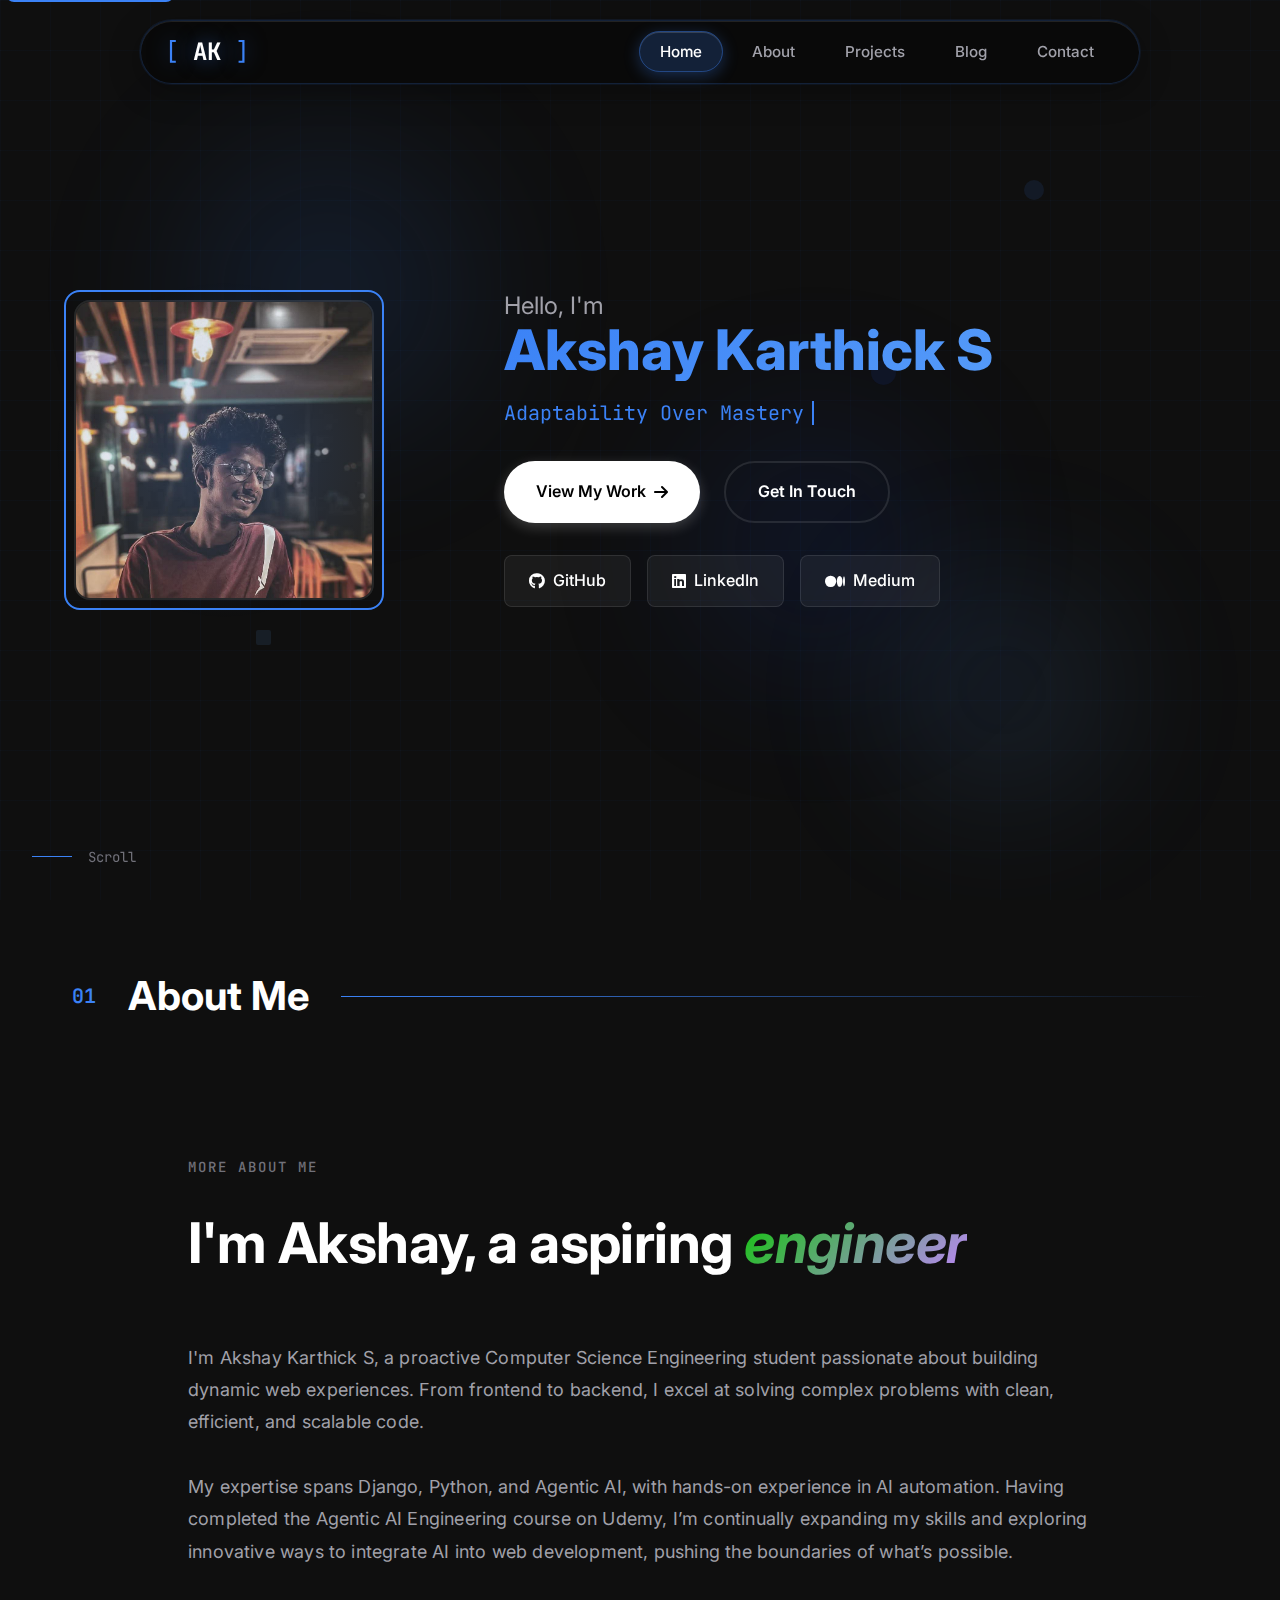
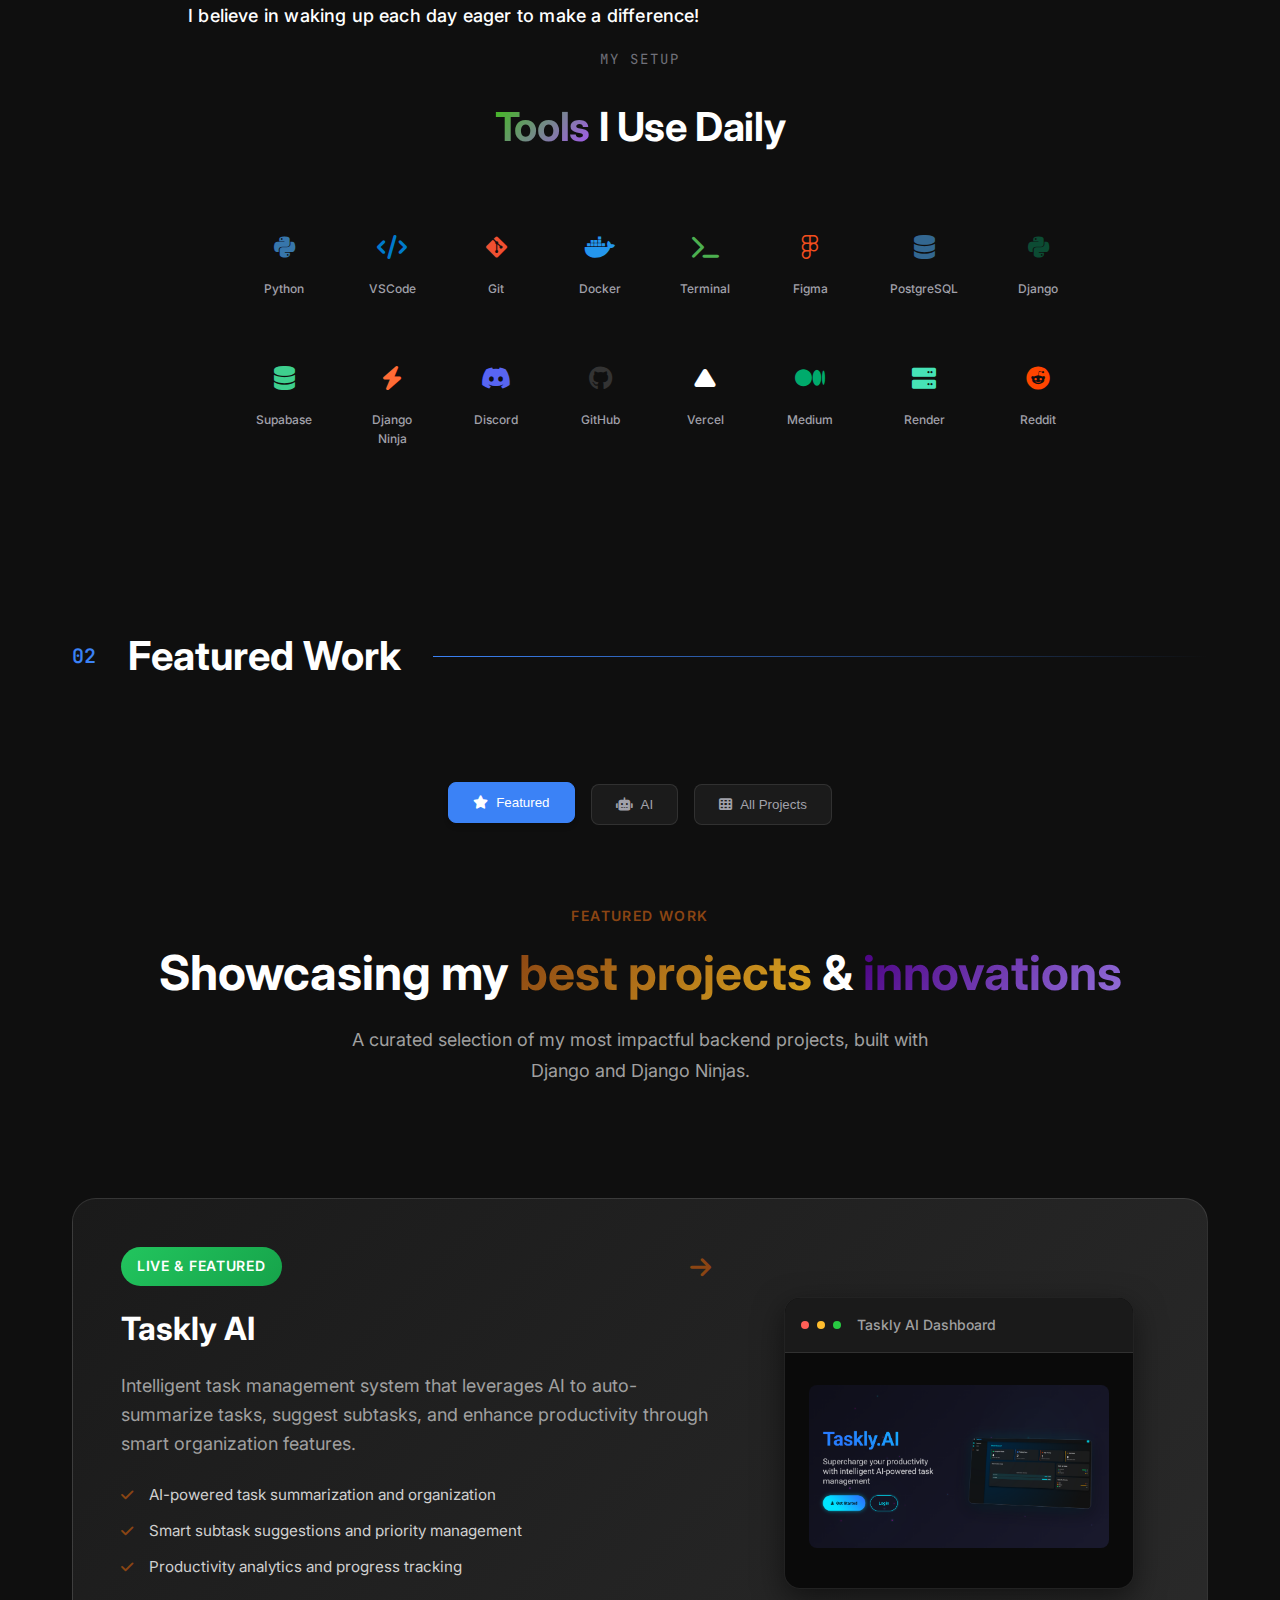
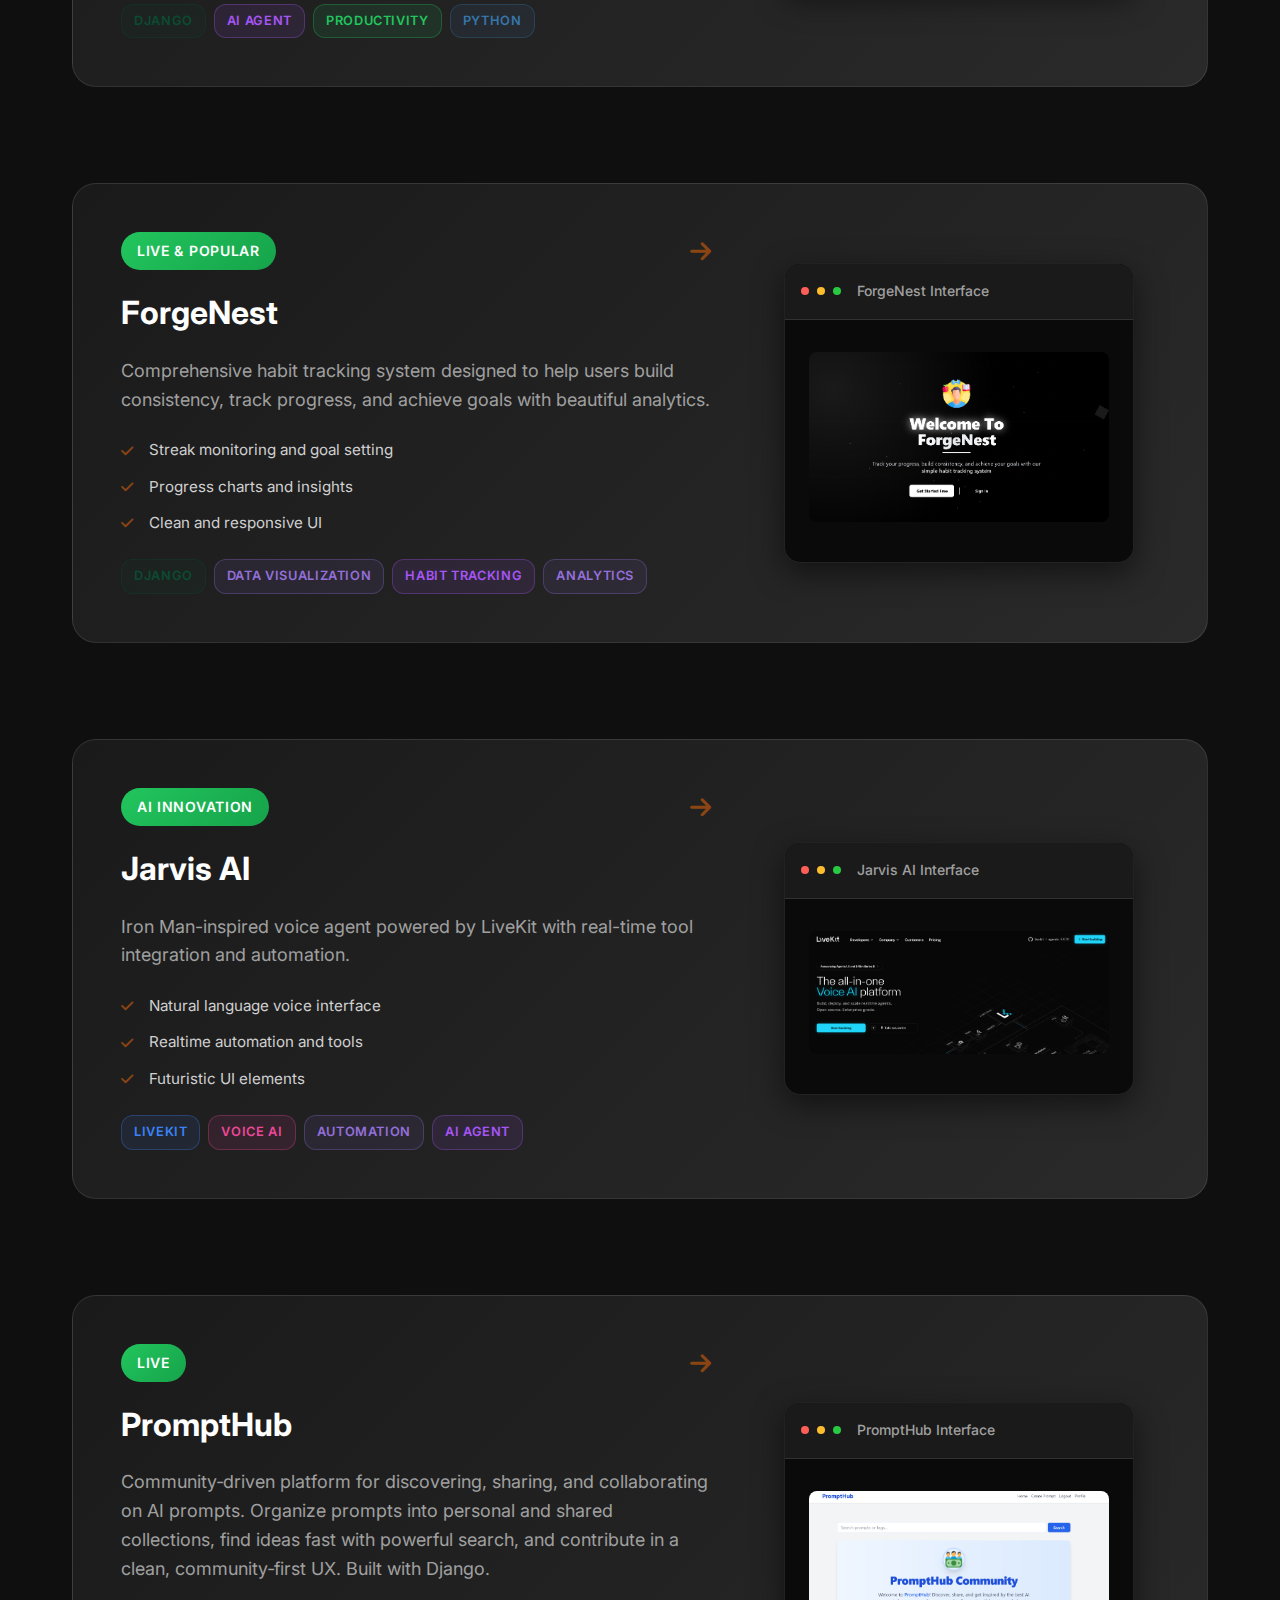
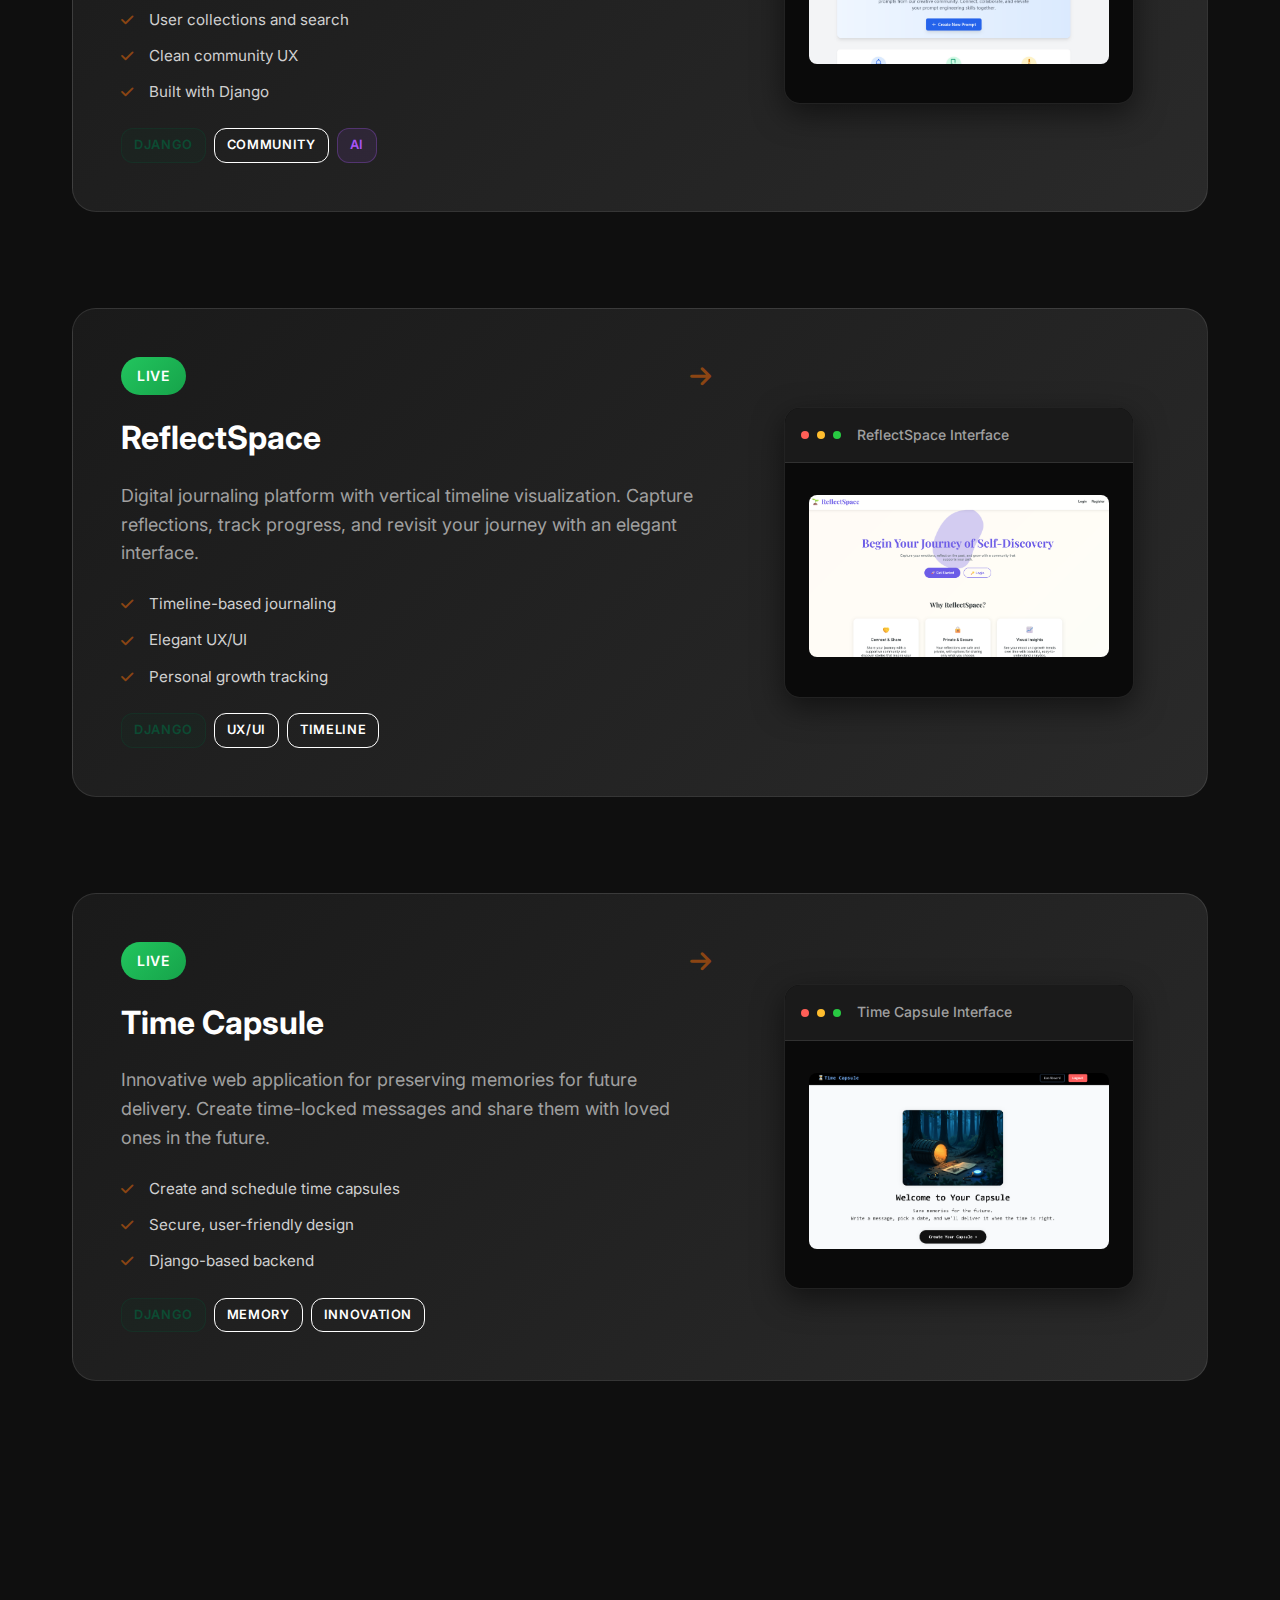
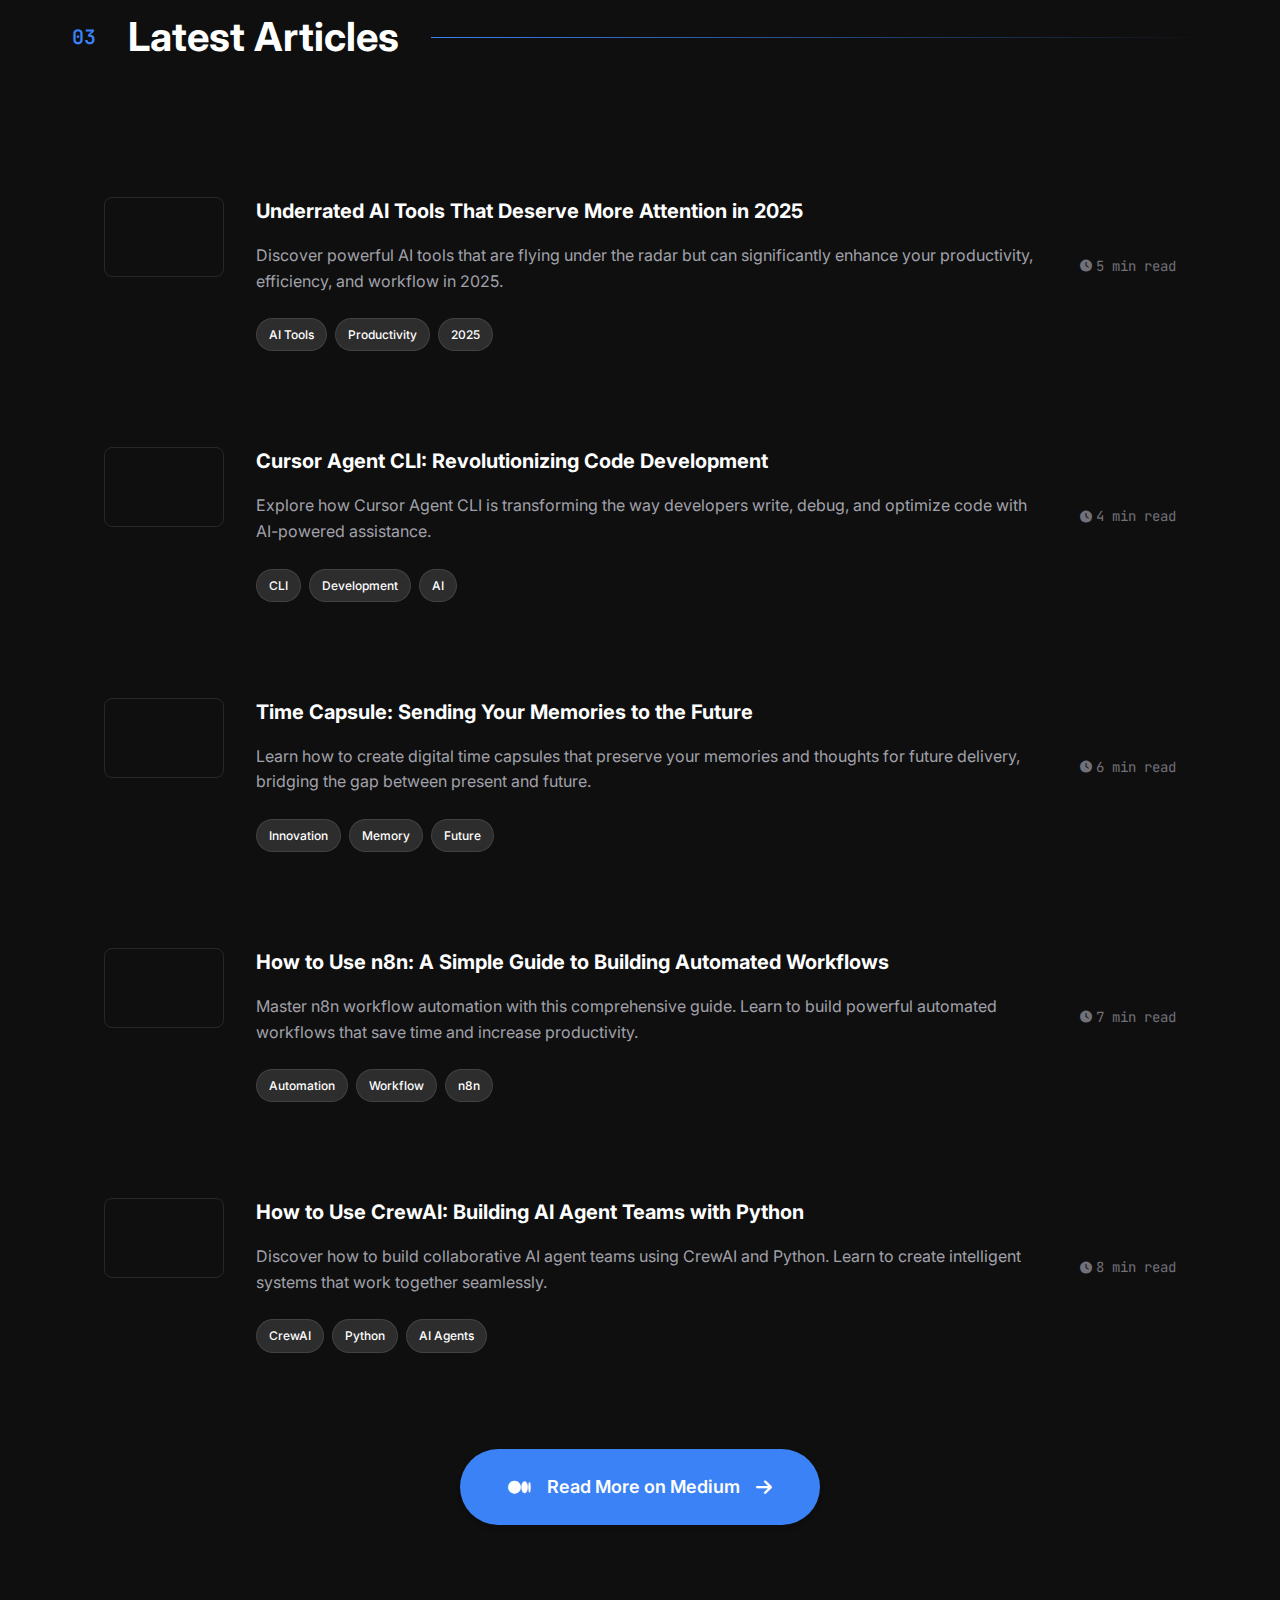
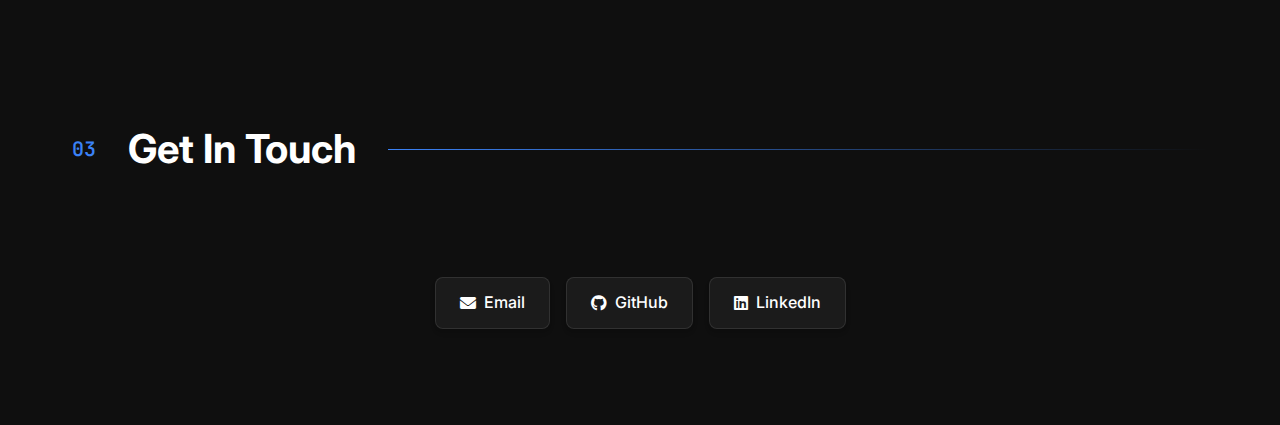
<file: index.html>
<!DOCTYPE html>
<html lang="en">

<head>
    <meta charset="UTF-8">
    <meta name="viewport" content="width=device-width, initial-scale=1.0">
    <title>Akshay Karthick - Portfolio</title>
    <meta name="description"
        content="Akshay Karthick - Computer Science student specializing in Django development, AI integration, and innovative web solutions.">
    <meta name="keywords" content="Django Developer, AI Integration, Web Development, Computer Science, Portfolio">
    <meta name="author" content="Akshay Karthick S">

    <!-- Open Graph / Facebook -->
    <meta property="og:type" content="website">
    <meta property="og:url" content="https://akshaykarthicks.github.io/AKS">
    <meta property="og:image" content="https://akshaykarthicks.github.io/AKS/share-image.jpg">
    <meta property="og:title" content="Akshay Karthick - Portfolio">
    <meta property="og:description"
        content="Computer Science student specializing in Django development and Agentic AI ">

    <!-- Twitter -->
    <meta property="twitter:card" content="summary_large_image">
    <meta property="twitter:image" content="https://akshaykarthicks.github.io/AKS/share-image.jpg">
    <meta property="twitter:title" content="Akshay Karthick - Portfolio">
    <meta property="twitter:description"
        content="Computer Science student specializing in Django development and Agentic AI ">

    <!-- Favicon -->
    <link rel="icon" type="image/x-icon" href="favicon.ico?v=1">
    <link rel="apple-touch-icon" sizes="180x180" href="favicon.ico">
    <link rel="icon" type="image/png" sizes="32x32" href="favicon.ico">
    <link rel="icon" type="image/png" sizes="16x16" href="favicon.ico">

    <!-- Preload critical resources -->
    <link rel="preload" href="styles.css" as="style">
    <link rel="preload"
        href="https://fonts.googleapis.com/css2?family=Inter:wght@300;400;500;600;700;800&family=JetBrains+Mono:wght@400;500;600&display=swap"
        as="style">

    <link rel="stylesheet" href="styles.css">
    <link
        href="https://fonts.googleapis.com/css2?family=Inter:wght@300;400;500;600;700;800&family=JetBrains+Mono:wght@400;500;600&display=swap"
        rel="stylesheet">
    <link rel="stylesheet" href="https://cdnjs.cloudflare.com/ajax/libs/font-awesome/6.0.0/css/all.min.css">

    <link rel="preconnect" href="https://fonts.googleapis.com">
    <link rel="preconnect" href="https://fonts.gstatic.com" crossorigin>
</head>

<body>
    <!-- Skip Navigation -->
    <a href="#main-content" class="skip-nav">Skip to main content</a>

    <!-- Loading Screen Completely Removed -->

    <!-- Background Elements -->
    <div class="bg-elements" aria-hidden="true">
        <div class="grid-overlay"></div>
        <div class="gradient-orb orb-1"></div>
        <div class="gradient-orb orb-2"></div>
        <div class="gradient-orb orb-3"></div>
        <div class="floating-shapes">
            <div class="shape shape-1"></div>
            <div class="shape shape-2"></div>
            <div class="shape shape-3"></div>
        </div>
    </div>

    <!-- Navigation -->
    <header>
        <nav class="navbar" role="navigation" aria-label="Main navigation">
            <div class="nav-container">
                <div class="logo">
                    <span class="logo-bracket" aria-hidden="true">[</span>
                    <span class="logo-text">AK</span>
                    <span class="logo-bracket" aria-hidden="true">]</span>
                </div>
                <button class="menu-toggle" aria-label="Toggle navigation menu" aria-expanded="false">
                    <span class="menu-line"></span>
                    <span class="menu-line"></span>
                    <span class="menu-line"></span>
                </button>
                <ul class="nav-menu" role="menubar">
                    <li role="none"><a href="#home" class="nav-link active" data-text="Home" role="menuitem">Home</a>
                    </li>
                    <li role="none"><a href="#about" class="nav-link" data-text="About" role="menuitem">About</a></li>
                    <li role="none"><a href="#projects" class="nav-link" data-text="Projects"
                            role="menuitem">Projects</a></li>
                    <li role="none"><a href="#blog" class="nav-link" data-text="Blog" role="menuitem">Blog</a></li>
                    <li role="none"><a href="#contact" class="nav-link" data-text="Contact" role="menuitem">Contact</a>
                    </li>
                </ul>
            </div>
        </nav>
    </header>

    <!-- Main Content -->
    <main id="main-content">
        <!-- Hero Section -->
        <section id="home" class="hero">
            <div class="hero-container">
                <div class="hero-content">
                    <div class="profile-section">
                        <div class="profile-wrapper">
                            <img src="ak.jpg" alt="Akshay Karthick - Professional headshot" class="profile-img">
                            <div class="profile-border" aria-hidden="true"></div>
                            <div class="profile-glow" aria-hidden="true"></div>
                        </div>
                    </div>

                    <div class="hero-text">
                        <h1 class="hero-title">
                            <span class="title-line">Hello, I'm</span>
                            <span class="title-name">Akshay Karthick S</span>
                        </h1>
                        <div class="hero-subtitle">
                            <span class="subtitle-text">Adaptability Over Mastery</span>
                            <div class="subtitle-cursor" aria-hidden="true"></div>
                        </div>
                        <p class="hero-description">

                        </p>

                        <div class="hero-actions">
                            <a href="#projects" class="cta-primary">
                                <span>View My Work</span>
                                <i class="fas fa-arrow-right" aria-hidden="true"></i>
                            </a>
                            <a href="#contact" class="cta-secondary">
                                <span>Get In Touch</span>
                            </a>
                        </div>

                        <div class="hero-links">
                            <a href="https://github.com/akshaykarthicks" target="_blank" rel="noopener noreferrer"
                                class="social-btn" aria-label="Visit my GitHub profile">
                                <i class="fab fa-github" aria-hidden="true"></i>
                                <span>GitHub</span>
                            </a>
                            <a href="https://www.linkedin.com/in/akshay-karthick-S/" target="_blank"
                                rel="noopener noreferrer" class="social-btn" aria-label="Connect on LinkedIn">
                                <i class="fab fa-linkedin" aria-hidden="true"></i>
                                <span>LinkedIn</span>
                            </a>
                            <a href="https://medium.com/@ak-sy" target="_blank" rel="noopener noreferrer"
                                class="social-btn" aria-label="Read my Medium articles">
                                <i class="fab fa-medium" aria-hidden="true"></i>
                                <span>Medium</span>
                            </a>
                        </div>
                    </div>
                </div>

                <div class="scroll-indicator" aria-hidden="true">
                    <div class="scroll-line"></div>
                    <span class="scroll-text">Scroll</span>
                </div>
            </div>
        </section>

        <!-- About Section -->
        <section id="about" class="about">
            <div class="container">
                <header class="section-header">
                    <span class="section-number" aria-hidden="true">01</span>
                    <h2 class="section-title">About Me</h2>
                    <div class="section-line" aria-hidden="true"></div>
                </header>



                <!-- About Me Description -->
                <div class="about-description">
                    <p class="about-subtitle">MORE ABOUT ME</p>

                    <h2 class="about-main-title">
                        I'm Akshay, a aspiring <span class="highlight-engineer"> engineer </span>
                    </h2>

                    <p class="about-paragraph">
                        I'm Akshay Karthick S, a proactive Computer Science Engineering student passionate about building dynamic web experiences. From frontend to backend, I excel at solving complex problems with clean, efficient, and scalable code.
                    </p>

                    <p class="about-paragraph">
                       My expertise spans Django, Python, and Agentic AI, with hands-on experience in AI automation. Having completed the Agentic AI Engineering course on Udemy, I’m continually expanding my skills and exploring innovative ways to integrate AI into web development, pushing the boundaries of what’s possible.

                    </p>

                    <p class="about-closing">
                        I believe in waking up each day eager to make a difference!
                    </p>
                </div>

                <!-- Tools I Use Daily Section -->
                
                <div class="tools-header">
                    <span class="tools-subtitle">MY SETUP</span>
                    <h3 class="tools-title">
                        <span class="tools-highlight">Tools</span> I Use Daily
                    </h3>
                </div>

                <div class="tools-grid">
                    <!-- Row 1 -->
                    <div class="tool-item">
                        <div class="tool-icon">
                            <i class="fab fa-python" style="color: #3776ab;"></i>
                        </div>
                        <span class="tool-name">Python</span>
                    </div>

                    <div class="tool-item">
                        <div class="tool-icon">
                            <i class="fas fa-code" style="color: #007acc;"></i>
                        </div>
                        <span class="tool-name">VSCode</span>
                    </div>

                    <div class="tool-item">
                        <div class="tool-icon">
                            <i class="fab fa-git-alt" style="color: #f05032;"></i>
                        </div>
                        <span class="tool-name">Git</span>
                    </div>

                    <div class="tool-item">
                        <div class="tool-icon">
                            <i class="fab fa-docker" style="color: #2496ed;"></i>
                        </div>
                        <span class="tool-name">Docker</span>
                    </div>

                    <div class="tool-item">
                        <div class="tool-icon">
                            <i class="fas fa-terminal" style="color: #4caf50;"></i>
                        </div>
                        <span class="tool-name">Terminal</span>
                    </div>

                    <div class="tool-item">
                        <div class="tool-icon">
                            <i class="fab fa-figma" style="color: #f24e1e;"></i>
                        </div>
                        <span class="tool-name">Figma</span>
                    </div>

                    <div class="tool-item">
                        <div class="tool-icon">
                            <i class="fas fa-database" style="color: #336791;"></i>
                        </div>
                        <span class="tool-name">PostgreSQL</span>
                    </div>

                    <div class="tool-item">
                        <div class="tool-icon">
                            <i class="fab fa-python" style="color: #0c4b33;"></i>
                        </div>
                        <span class="tool-name">Django</span>
                    </div>

                    <!-- Row 2 -->
                    <div class="tool-item">
                        <div class="tool-icon">
                            <i class="fas fa-database" style="color: #3ecf8e;"></i>
                        </div>
                        <span class="tool-name">Supabase</span>
                    </div>

                    <div class="tool-item">
                        <div class="tool-icon">
                            <i class="fas fa-bolt" style="color: #ff6b35;"></i>
                        </div>
                        <span class="tool-name">Django Ninja</span>
                    </div>

                    <div class="tool-item">
                        <div class="tool-icon">
                            <i class="fab fa-discord" style="color: #5865f2;"></i>
                        </div>
                        <span class="tool-name">Discord</span>
                    </div>

                    <div class="tool-item">
                        <div class="tool-icon">
                            <i class="fab fa-github" style="color: #333;"></i>
                        </div>
                        <span class="tool-name">GitHub</span>
                    </div>

                    <div class="tool-item">
                        <div class="tool-icon">
                            <i class="fas fa-play" style="color: #ffffff; transform: rotate(-90deg);"></i>
                        </div>
                        <span class="tool-name">Vercel</span>
                    </div>

                    <div class="tool-item">
                        <div class="tool-icon">
                            <i class="fab fa-medium" style="color: #00ab6c;"></i>
                        </div>
                        <span class="tool-name">Medium</span>
                    </div>

                    <div class="tool-item">
                        <div class="tool-icon">
                            <i class="fas fa-server" style="color: #46e3b7;"></i>
                        </div>
                        <span class="tool-name">Render</span>
                    </div>

                    <div class="tool-item">
                        <div class="tool-icon">
                            <i class="fab fa-reddit" style="color: #ff4500;"></i>
                        </div>
                        <span class="tool-name">Reddit</span>
                    </div>
                </div>
            </div>

            <!-- Education Section -->
            <!-- <div class="education-section">
                    <div class="section-header-simple">
                        <i class="fas fa-graduation-cap"></i>
                        <h3>Education</h3>
                    </div>
                    <div class="education-timeline">
                        <div class="timeline-item">
                            <div class="timeline-dot" aria-hidden="true"></div>
                            <div class="timeline-content">
                                <h4 class="timeline-title">Bachelor of Engineering</h4>
                                <p class="timeline-subtitle">Computer Science & Engineering</p>
                                <p class="timeline-institution">Rajalakshmi Engineering College</p>
                                <time class="timeline-date" datetime="2025-05">Expected Graduation: May 2025</time>
                            </div>
                        </div>
                        <div class="timeline-item">
                            <div class="timeline-dot" aria-hidden="true"></div>
                            <div class="timeline-content">
                                <h4 class="timeline-title">Higher Secondary Certificate</h4>
                                <p class="timeline-subtitle">Computer Science Stream</p>
                                <p class="timeline-institution">Senthil Public School - Salem</p>
                                <time class="timeline-date" datetime="2021-03">March 2021</time>
                            </div>
                        </div>
                    </div>
                </div>
            </div> -->
        </section>

        <!-- Projects Section -->
        <section id="projects" class="projects">
            <div class="container">
                <header class="section-header">
                    <span class="section-number" aria-hidden="true">02</span>
                    <h2 class="section-title">Featured Work</h2>
                    <div class="section-line" aria-hidden="true"></div>
                </header>

                <!-- Project Categories Navigation -->
                <nav class="project-nav" role="tablist" aria-label="Project categories">
                    <button class="project-tab active" role="tab" aria-selected="true" aria-controls="featured-panel"
                        data-category="featured">
                        <i class="fas fa-star" aria-hidden="true"></i>
                        <span>Featured</span>
                    </button>
                    <button class="project-tab" role="tab" aria-selected="false" aria-controls="ai-panel"
                        data-category="ai">
                        <i class="fas fa-robot" aria-hidden="true"></i>
                        <span>AI</span>
                    </button>
                    <button class="project-tab" role="tab" aria-selected="false" aria-controls="all-panel"
                        data-category="all">
                        <i class="fas fa-th" aria-hidden="true"></i>
                        <span>All Projects</span>
                    </button>
                </nav>

                <!-- Featured Projects Showcase -->
                <div id="featured-panel" class="project-panel active" role="tabpanel" aria-labelledby="featured-tab">
                    <div class="featured-showcase-intro">
                        <p class="featured-subtitle">FEATURED WORK</p>
                        <h3 class="featured-main-title">
                            Showcasing my <span class="highlight-featured">best projects</span> & <span
                                class="highlight-innovation">innovations</span>
                        </h3>
                        <p class="featured-description">
                            A curated selection of my most impactful backend projects, built with Django and Django Ninjas.
                        </p>
                    </div>

                    <div class="ai-showcase-grid">
                        <!-- Featured Project 1: Taskly AI -->
                        <article class="ai-showcase-card">
                            <a href="https://taskly-ai-five.vercel.app/" target="_blank" rel="noopener noreferrer" class="ai-showcase-content" style="text-decoration:none; color:inherit;">
                                <div class="ai-showcase-left">
                                    <div class="ai-showcase-header">
                                        <div class="ai-status-badge active">Live & Featured</div>
                                        <i class="fas fa-arrow-right ai-arrow" aria-hidden="true"></i>
                                    </div>
                                    <h3 class="ai-showcase-title">Taskly AI</h3>
                                    <p class="ai-showcase-description">Intelligent task management system that leverages AI to auto-summarize tasks, suggest subtasks, and enhance productivity through smart organization features.</p>
                                    <div class="ai-showcase-features">
                                        <div class="feature-item"><i class="fas fa-check" aria-hidden="true"></i><span>AI-powered task summarization and organization</span></div>
                                        <div class="feature-item"><i class="fas fa-check" aria-hidden="true"></i><span>Smart subtask suggestions and priority management</span></div>
                                        <div class="feature-item"><i class="fas fa-check" aria-hidden="true"></i><span>Productivity analytics and progress tracking</span></div>
                                    </div>
                                    <div class="ai-showcase-tech">
                                        <span class="tech-badge django">Django</span>
                                        <span class="tech-badge ai">AI Agent</span>
                                        <span class="tech-badge productivity">Productivity</span>
                                        <span class="tech-badge python">Python</span>
                                    </div>
                                    
                                </div>
                                <div class="ai-showcase-right">
                                    <div class="ai-showcase-preview">
                                        <div class="preview-header">
                                            <div class="preview-dots"><span></span><span></span><span></span></div>
                                            <div class="preview-title">Taskly AI Dashboard</div>
                                        </div>
                                        <div class="preview-content"><img src="images/task.png" alt="Taskly AI Interface" class="preview-image"></div>
                                    </div>
                                </div>
                            </a>
                        </article>

                        <!-- Featured Project 2: ForgeNest -->
                        <article class="ai-showcase-card">
                            <a href="https://forgenest.vercel.app/" target="_blank" rel="noopener noreferrer" class="ai-showcase-content" style="text-decoration:none; color:inherit;">
                                <div class="ai-showcase-left">
                                    <div class="ai-showcase-header">
                                        <div class="ai-status-badge active">Live & Popular</div>
                                        <i class="fas fa-arrow-right ai-arrow" aria-hidden="true"></i>
                                    </div>
                                    <h3 class="ai-showcase-title">ForgeNest</h3>
                                    <p class="ai-showcase-description">Comprehensive habit tracking system designed to help users build consistency, track progress, and achieve goals with beautiful analytics.</p>
                                    <div class="ai-showcase-features">
                                        <div class="feature-item"><i class="fas fa-check" aria-hidden="true"></i><span>Streak monitoring and goal setting</span></div>
                                        <div class="feature-item"><i class="fas fa-check" aria-hidden="true"></i><span>Progress charts and insights</span></div>
                                        <div class="feature-item"><i class="fas fa-check" aria-hidden="true"></i><span>Clean and responsive UI</span></div>
                                    </div>
                                    <div class="ai-showcase-tech">
                                        <span class="tech-badge django">Django</span>
                                        <span class="tech-badge data">Data Visualization</span>
                                        <span class="tech-badge tracking">Habit Tracking</span>
                                        <span class="tech-badge analytics">Analytics</span>
                                    </div>
                                    
                                </div>
                                <div class="ai-showcase-right">
                                    <div class="ai-showcase-preview">
                                        <div class="preview-header">
                                            <div class="preview-dots"><span></span><span></span><span></span></div>
                                            <div class="preview-title">ForgeNest Interface</div>
                                        </div>
                                        <div class="preview-content"><img src="images/forgenest.png" alt="ForgeNest Interface" class="preview-image"></div>
                                    </div>
                                </div>
                            </a>
                        </article>

                        <!-- Featured Project 3: Jarvis AI -->
                        <article class="ai-showcase-card">
                            <a href="https://github.com/akshaykarthicks/Jarvis_Agent" target="_blank" rel="noopener noreferrer" class="ai-showcase-content" style="text-decoration:none; color:inherit;">
                                <div class="ai-showcase-left">
                                    <div class="ai-showcase-header">
                                        <div class="ai-status-badge active">AI Innovation</div>
                                        <i class="fas fa-arrow-right ai-arrow" aria-hidden="true"></i>
                                    </div>
                                    <h3 class="ai-showcase-title">Jarvis AI</h3>
                                    <p class="ai-showcase-description">Iron Man-inspired voice agent powered by LiveKit with real-time tool integration and automation.</p>
                                    <div class="ai-showcase-features">
                                        <div class="feature-item"><i class="fas fa-check" aria-hidden="true"></i><span>Natural language voice interface</span></div>
                                        <div class="feature-item"><i class="fas fa-check" aria-hidden="true"></i><span>Realtime automation and tools</span></div>
                                        <div class="feature-item"><i class="fas fa-check" aria-hidden="true"></i><span>Futuristic UI elements</span></div>
                                    </div>
                                    <div class="ai-showcase-tech">
                                        <span class="tech-badge livekit">LiveKit</span>
                                        <span class="tech-badge voice">Voice AI</span>
                                        <span class="tech-badge automation">Automation</span>
                                        <span class="tech-badge ai">AI Agent</span>
                                    </div>
                                    
                                </div>
                                <div class="ai-showcase-right">
                                    <div class="ai-showcase-preview">
                                        <div class="preview-header">
                                            <div class="preview-dots"><span></span><span></span><span></span></div>
                                            <div class="preview-title">Jarvis AI Interface</div>
                                        </div>
                                        <div class="preview-content"><img src="images/live.png" alt="Jarvis AI Interface" class="preview-image"></div>
                                    </div>
                                </div>
                            </a>
                        </article>

                        <!-- Featured Project 4: PromptHub -->
                        <article class="ai-showcase-card">
                            <a href="https://prompthub-2w8c.onrender.com/" target="_blank" rel="noopener noreferrer" class="ai-showcase-content" style="text-decoration:none; color:inherit;">
                                <div class="ai-showcase-left">
                                    <div class="ai-showcase-header">
                                        <div class="ai-status-badge active">Live</div>
                                        <i class="fas fa-arrow-right ai-arrow" aria-hidden="true"></i>
                                    </div>
                                    <h3 class="ai-showcase-title">PromptHub</h3>
                                    <p class="ai-showcase-description">Community‑driven platform for discovering, sharing, and collaborating on AI prompts. Organize prompts into personal and shared collections, find ideas fast with powerful search, and contribute in a clean, community‑first UX. Built with Django.</p>
                                    <div class="ai-showcase-features">
                                        <div class="feature-item"><i class="fas fa-check" aria-hidden="true"></i><span>User collections and search</span></div>
                                        <div class="feature-item"><i class="fas fa-check" aria-hidden="true"></i><span>Clean community UX</span></div>
                                        <div class="feature-item"><i class="fas fa-check" aria-hidden="true"></i><span>Built with Django</span></div>
                                    </div>
                                    <div class="ai-showcase-tech">
                                        <span class="tech-badge django">Django</span>
                                        <span class="tech-badge community">Community</span>
                                        <span class="tech-badge ai">AI</span>
                                    </div>
                                    
                                </div>
                                <div class="ai-showcase-right">
                                    <div class="ai-showcase-preview">
                                        <div class="preview-header">
                                            <div class="preview-dots"><span></span><span></span><span></span></div>
                                            <div class="preview-title">PromptHub Interface</div>
                                        </div>
                                        <div class="preview-content"><img src="images/prompthub.png" alt="PromptHub Interface" class="preview-image"></div>
                                    </div>
                                </div>
                            </a>
                        </article>

                        <!-- Featured Project 5: ReflectSpace -->
                        <article class="ai-showcase-card">
                            <a href="https://reflectspace.onrender.com/" target="_blank" rel="noopener noreferrer" class="ai-showcase-content" style="text-decoration:none; color:inherit;">
                                <div class="ai-showcase-left">
                                    <div class="ai-showcase-header">
                                        <div class="ai-status-badge active">Live</div>
                                        <i class="fas fa-arrow-right ai-arrow" aria-hidden="true"></i>
                                    </div>
                                    <h3 class="ai-showcase-title">ReflectSpace</h3>
                                    <p class="ai-showcase-description">Digital journaling platform with vertical timeline visualization. Capture reflections, track progress, and revisit your journey with an elegant interface.</p>
                                    <div class="ai-showcase-features">
                                        <div class="feature-item"><i class="fas fa-check" aria-hidden="true"></i><span>Timeline-based journaling</span></div>
                                        <div class="feature-item"><i class="fas fa-check" aria-hidden="true"></i><span>Elegant UX/UI</span></div>
                                        <div class="feature-item"><i class="fas fa-check" aria-hidden="true"></i><span>Personal growth tracking</span></div>
                                    </div>
                                    <div class="ai-showcase-tech">
                                        <span class="tech-badge django">Django</span>
                                        <span class="tech-badge uxui">UX/UI</span>
                                        <span class="tech-badge timeline">Timeline</span>
                                    </div>
                                    
                                </div>
                                <div class="ai-showcase-right">
                                    <div class="ai-showcase-preview">
                                        <div class="preview-header">
                                            <div class="preview-dots"><span></span><span></span><span></span></div>
                                            <div class="preview-title">ReflectSpace Interface</div>
                                        </div>
                                        <div class="preview-content"><img src="images/reflectspace.png" alt="ReflectSpace Interface" class="preview-image"></div>
                                    </div>
                                </div>
                            </a>
                        </article>

                        <!-- Featured Project 6: Time Capsule -->
                        <article class="ai-showcase-card">
                            <a href="https://time-capsule-xjtz.onrender.com" target="_blank" rel="noopener noreferrer" class="ai-showcase-content" style="text-decoration:none; color:inherit;">
                                <div class="ai-showcase-left">
                                    <div class="ai-showcase-header">
                                        <div class="ai-status-badge active">Live</div>
                                        <i class="fas fa-arrow-right ai-arrow" aria-hidden="true"></i>
                                    </div>
                                    <h3 class="ai-showcase-title">Time Capsule</h3>
                                    <p class="ai-showcase-description">Innovative web application for preserving memories for future delivery. Create time-locked messages and share them with loved ones in the future.</p>
                                    <div class="ai-showcase-features">
                                        <div class="feature-item"><i class="fas fa-check" aria-hidden="true"></i><span>Create and schedule time capsules</span></div>
                                        <div class="feature-item"><i class="fas fa-check" aria-hidden="true"></i><span>Secure, user-friendly design</span></div>
                                        <div class="feature-item"><i class="fas fa-check" aria-hidden="true"></i><span>Django-based backend</span></div>
                                    </div>
                                    <div class="ai-showcase-tech">
                                        <span class="tech-badge django">Django</span>
                                        <span class="tech-badge memory">Memory</span>
                                        <span class="tech-badge innovation">Innovation</span>
                                    </div>
                                    
                                </div>
                                <div class="ai-showcase-right">
                                    <div class="ai-showcase-preview">
                                        <div class="preview-header">
                                            <div class="preview-dots"><span></span><span></span><span></span></div>
                                            <div class="preview-title">Time Capsule Interface</div>
                                        </div>
                                        <div class="preview-content"><img src="images/image.png" alt="Time Capsule Interface" class="preview-image"></div>
                                    </div>
                                </div>
                            </a>
                        </article>
                    </div>
                </div>

                
            </div>
            </div>

            <!-- AI Projects Showcase (converted to same card style) -->
            <div id="ai-panel" class="project-panel" role="tabpanel" aria-labelledby="ai-tab">
                <div class="ai-showcase-intro">
                    <p class="featured-subtitle">AI PROJECTS</p>
                    <h3 class="featured-main-title">Showcasing my <span class="highlight-featured">AI work</span> & <span class="highlight-innovation">automations</span></h3>
                    <p class="featured-description">A curated selection of AI-driven projects and automations, featuring multi-agent systems with CrewAI, low-code workflows with n8n</p>
                </div>
                <div class="ai-showcase-grid">
                    <!-- AI Project 1: Crew AI Agents -->
                    <article class="ai-showcase-card">
                        <a href="https://github.com/stars/akshaykarthicks/lists/crewai-agents" target="_blank" rel="noopener noreferrer" class="ai-showcase-content" style="text-decoration:none; color:inherit;">
                            <div class="ai-showcase-left">
                                <div class="ai-showcase-header">
                                    <div class="ai-status-badge active">Live</div>
                                    <i class="fas fa-arrow-right ai-arrow" aria-hidden="true"></i>
                                </div>
                                <h3 class="ai-showcase-title">Crew AI Agents</h3>
                                <p class="ai-showcase-description">Curated list of multi‑agent systems built with CrewAI, showcasing intelligent agents collaborating to automate complex workflows.</p>
                                <div class="ai-showcase-features">
                                    <div class="feature-item"><i class="fas fa-check" aria-hidden="true"></i><span>Multi‑agent collaboration</span></div>
                                    <div class="feature-item"><i class="fas fa-check" aria-hidden="true"></i><span>Finance and research examples</span></div>
                                    <div class="feature-item"><i class="fas fa-check" aria-hidden="true"></i><span>Production‑ready patterns</span></div>
                                </div>
                                <div class="ai-showcase-tech">
                                    <span class="tech-badge">CrewAI</span>
                                    <span class="tech-badge">Multi‑Agent</span>
                                    <span class="tech-badge">Automation</span>
                                </div>
                                
                            </div>
                            <div class="ai-showcase-right">
                                <div class="ai-showcase-preview">
                                    <div class="preview-header">
                                        <div class="preview-dots"><span></span><span></span><span></span></div>
                                        <div class="preview-title">Crew AI Agents</div>
                                    </div>
                                    <div class="preview-content"><img src="images/crew.png" alt="Crew AI Agents" class="preview-image"></div>
                                </div>
                            </div>
                        </a>
                    </article>

                    <!-- AI Project 2: N8N Agents -->
                    <article class="ai-showcase-card">
                        <a href="https://github.com/stars/akshaykarthicks/lists/n8n" target="_blank" rel="noopener noreferrer" class="ai-showcase-content" style="text-decoration:none; color:inherit;">
                            <div class="ai-showcase-left">
                                <div class="ai-showcase-header">
                                    <div class="ai-status-badge active">Live</div>
                                    <i class="fas fa-arrow-right ai-arrow" aria-hidden="true"></i>
                                </div>
                                <h3 class="ai-showcase-title">N8N Agents</h3>
                                <p class="ai-showcase-description">Collection of n8n automation workflows enhanced with AI tools for scraping, summarizing, and orchestrating tasks.</p>
                                <div class="ai-showcase-features">
                                    <div class="feature-item"><i class="fas fa-check" aria-hidden="true"></i><span>End‑to‑end workflow orchestration</span></div>
                                    <div class="feature-item"><i class="fas fa-check" aria-hidden="true"></i><span>AI‑assisted automations</span></div>
                                    <div class="feature-item"><i class="fas fa-check" aria-hidden="true"></i><span>Reusable templates</span></div>
                                </div>
                                <div class="ai-showcase-tech">
                                    <span class="tech-badge">n8n</span>
                                    <span class="tech-badge">AI Agent</span>
                                    <span class="tech-badge">Automation</span>
                                </div>
                                
                            </div>
                            <div class="ai-showcase-right">
                                <div class="ai-showcase-preview">
                                    <div class="preview-header">
                                        <div class="preview-dots"><span></span><span></span><span></span></div>
                                        <div class="preview-title">n8n Workflows</div>
                                    </div>
                                    <div class="preview-content"><img src="images/Ai agent .png" alt="N8N Agents" class="preview-image"></div>
                                </div>
                            </div>
                        </a>
                    </article>

                    <!-- AI Project 3: Web Sharing -->
                    <article class="ai-showcase-card">
                        <a href="https://sleek-transfer-web.lovable.app/" target="_blank" rel="noopener noreferrer" class="ai-showcase-content" style="text-decoration:none; color:inherit;">
                            <div class="ai-showcase-left">
                                <div class="ai-showcase-header">
                                    <div class="ai-status-badge active">Live</div>
                                    <i class="fas fa-arrow-right ai-arrow" aria-hidden="true"></i>
                                </div>
                                <h3 class="ai-showcase-title">Web Sharing</h3>
                                <p class="ai-showcase-description">Low‑code secure file sharing platform with end‑to‑end encryption up to 2GB, built on Lovable and Supabase.</p>
                                <div class="ai-showcase-features">
                                    <div class="feature-item"><i class="fas fa-check" aria-hidden="true"></i><span>End‑to‑end encryption</span></div>
                                    <div class="feature-item"><i class="fas fa-check" aria-hidden="true"></i><span>Lovable + Supabase</span></div>
                                    <div class="feature-item"><i class="fas fa-check" aria-hidden="true"></i><span>2GB uploads</span></div>
                                </div>
                                <div class="ai-showcase-tech">
                                    <span class="tech-badge">Lovable</span>
                                    <span class="tech-badge">Supabase</span>
                                    <span class="tech-badge">Security</span>
                                </div>
                                
                            </div>
                            <div class="ai-showcase-right">
                                <div class="ai-showcase-preview">
                                    <div class="preview-header">
                                        <div class="preview-dots"><span></span><span></span><span></span></div>
                                        <div class="preview-title">Web Sharing Interface</div>
                                    </div>
                                    <div class="preview-content"><img src="images/web.png" alt="Web Sharing" class="preview-image"></div>
                                </div>
                            </div>
                        </a>
                    </article>
                </div>
            </div>

            
            <article class="ai-showcase-card hidden">
                <div class="ai-showcase-content">
                    <div class="ai-showcase-left">
                        <div class="ai-showcase-header">
                            <div class="ai-status-badge active">Live</div>
                            <i class="fas fa-arrow-right ai-arrow" aria-hidden="true"></i>
                        </div>
                        <h3 class="ai-showcase-title">AI-Enhanced Applications</h3>
                        <p class="ai-showcase-description">
                            Modern web applications enhanced with artificial intelligence capabilities. From
                            secure file sharing to intelligent task management, these apps demonstrate
                            practical AI integration in real-world scenarios.
                        </p>
                        <div class="ai-showcase-features">
                            <div class="feature-item">
                                <i class="fas fa-check" aria-hidden="true"></i>
                                <span>End-to-end encryption with intelligent file processing</span>
                            </div>
                            <div class="feature-item">
                                <i class="fas fa-check" aria-hidden="true"></i>
                                <span>AI-powered task summarization and organization</span>
                            </div>
                            <div class="feature-item">
                                <i class="fas fa-check" aria-hidden="true"></i>
                                <span>Smart user experience with predictive features</span>
                            </div>
                        </div>
                        <div class="ai-showcase-tech">
                            <span class="tech-badge django">Django</span>
                            <span class="tech-badge supabase">Supabase</span>
                            <span class="tech-badge security">Security</span>
                            <span class="tech-badge ai">AI Integration</span>
                            <span class="tech-badge lovable">Low-Code</span>
                        </div>
                    </div>
                    <div class="ai-showcase-right">
                        <div class="ai-showcase-preview">
                            <div class="preview-header">
                                <div class="preview-dots">
                                    <span></span>
                                    <span></span>
                                    <span></span>
                                </div>
                                <div class="preview-title">AI App Dashboard</div>
                            </div>
                            <div class="preview-content">
                                <div class="app-features">
                                    <div class="feature-card">
                                        <i class="fas fa-shield-alt"></i>
                                        <span>Secure Transfer</span>
                                    </div>
                                    <div class="feature-card">
                                        <i class="fas fa-brain"></i>
                                        <span>AI Processing</span>
                                    </div>
                                    <div class="feature-card">
                                        <i class="fas fa-tasks"></i>
                                        <span>Smart Tasks</span>
                                    </div>
                                </div>
                                <div class="app-stats">
                                    <div class="stat">
                                        <span class="stat-number">2GB</span>
                                        <span class="stat-label">Max Size</span>
                                    </div>
                                    <div class="stat">
                                        <span class="stat-number">99.9%</span>
                                        <span class="stat-label">Uptime</span>
                                    </div>
                                </div>
                            </div>
                        </div>
                    </div>
                </div>
                <div class="ai-showcase-links">
                    <a href="https://sleek-transfer-web.lovable.app/" target="_blank" rel="noopener noreferrer"
                        class="showcase-link-btn primary">
                        <i class="fas fa-external-link-alt" aria-hidden="true"></i>
                        <span>Try Web Sharing</span>
                    </a>
                    <a href="https://taskly-ai-five.vercel.app/" target="_blank" rel="noopener noreferrer"
                        class="showcase-link-btn secondary">
                        <i class="fas fa-tasks" aria-hidden="true"></i>
                        <span>Try Taskly AI</span>
                    </a>
                </div>
            </article>
            </div>
            </div>

            <!-- All Projects Grid -->
            <div id="all-panel" class="project-panel" role="tabpanel" aria-labelledby="all-tab">
                <div class="all-projects-grid">
                    <div class="quick-projects">
                        <h3 class="quick-title">Quick Projects</h3>
                        <div class="quick-grid">
                            <a href="https://myblog-xwlx.onrender.com" target="_blank" rel="noopener noreferrer"
                                class="quick-card">
                                <div class="quick-icon">
                                    <i class="fas fa-blog" aria-hidden="true"></i>
                                </div>
                                <div class="quick-info">
                                    <h4>MYBLOG</h4>
                                    <p>Django blog platform</p>
                                </div>
                            </a>

                            <a href="https://our-ecom.onrender.com/" target="_blank" rel="noopener noreferrer"
                                class="quick-card">
                                <div class="quick-icon">
                                    <i class="fas fa-shopping-cart" aria-hidden="true"></i>
                                </div>
                                <div class="quick-info">
                                    <h4>Django ECom</h4>
                                    <p>E-commerce platform</p>
                                </div>
                            </a>

                            <a href="https://github.com/akshaykarthicks/Weather-App.git" target="_blank"
                                rel="noopener noreferrer" class="quick-card">
                                <div class="quick-icon">
                                    <i class="fas fa-cloud-sun" aria-hidden="true"></i>
                                </div>
                                <div class="quick-info">
                                    <h4>Weather App</h4>
                                    <p>Real-time weather</p>
                                </div>
                            </a>

                            <a href="https://akshaykarthicks.github.io/Music_lyrics_api/" target="_blank"
                                rel="noopener noreferrer" class="quick-card">
                                <div class="quick-icon">
                                    <i class="fas fa-music" aria-hidden="true"></i>
                                </div>
                                <div class="quick-info">
                                    <h4>Music Lyrics API</h4>
                                    <p>Flask + ChatGPT</p>
                                </div>
                            </a>

                            <a href="https://github.com/akshaykarthicks/RESUMEPARSER---NLP.git" target="_blank"
                                rel="noopener noreferrer" class="quick-card">
                                <div class="quick-icon">
                                    <i class="fas fa-file-alt" aria-hidden="true"></i>
                                </div>
                                <div class="quick-info">
                                    <h4>Resume Parser</h4>
                                    <p>NLP with spaCy</p>
                                </div>
                            </a>

                            <a href="https://our-social.onrender.com" target="_blank" rel="noopener noreferrer"
                                class="quick-card">
                                <div class="quick-icon">
                                    <i class="fas fa-users" aria-hidden="true"></i>
                                </div>
                                <div class="quick-info">
                                    <h4>Social Media</h4>
                                    <p>Django social app</p>
                                </div>
                            </a>
                        </div>
                    </div>
                </div>
            </div>
            </div>
        </section>

        <!-- Blog Section -->
        <section id="blog" class="blog">
            <div class="container">
                <header class="section-header">
                    <span class="section-number" aria-hidden="true">03</span>
                    <h2 class="section-title">Latest Articles</h2>
                    <div class="section-line" aria-hidden="true"></div>
                </header>

                <div class="blog-grid">
                    <!-- Blog Post 1 -->
                    <article class="blog-card">
                        <div class="blog-image">
                            <img src="https://miro.medium.com/v2/resize:fit:720/format:webp/1*MiBnMzvxABAUW5XkpTQ-Ow.png"
                                alt="Underrated AI Tools 2025" class="blog-thumbnail" loading="lazy"
                                data-medium-url="https://medium.com/@ak-sy/underrated-ai-tools-that-deserve-more-attention-in-2025-eb7bedde1c11">
                        </div>
                        <div class="blog-content">
                            <h3 class="blog-title">
                                <a href="https://medium.com/@ak-sy/underrated-ai-tools-that-deserve-more-attention-in-2025-eb7bedde1c11"
                                    target="_blank" rel="noopener noreferrer">
                                    Underrated AI Tools That Deserve More Attention in 2025
                                </a>
                            </h3>
                            <p class="blog-excerpt">
                                Discover powerful AI tools that are flying under the radar but can significantly enhance
                                your productivity, efficiency, and workflow in 2025.
                            </p>
                            <div class="blog-tags">
                                <span class="blog-tag">AI Tools</span>
                                <span class="blog-tag">Productivity</span>
                                <span class="blog-tag">2025</span>
                            </div>
                        </div>
                        <div class="blog-meta">
                            <span class="read-time">
                                <i class="fas fa-clock"></i>
                                5 min read
                            </span>
                        </div>
                    </article>

                    <!-- Blog Post 2 -->
                    <article class="blog-card">
                        <div class="blog-image">
                            <img src="https://miro.medium.com/v2/resize:fit:1100/format:webp/1*3wvkEUurwg7m4C5RLdUIKA.png"
                                alt="Cursor Agent CLI" class="blog-thumbnail" loading="lazy"
                                data-medium-url="https://medium.com/@ak-sy/cursor-agent-cli-cf46df211c67">
                        </div>
                        <div class="blog-content">
                            <h3 class="blog-title">
                                <a href="https://medium.com/@ak-sy/cursor-agent-cli-cf46df211c67" target="_blank"
                                    rel="noopener noreferrer">
                                    Cursor Agent CLI: Revolutionizing Code Development
                                </a>
                            </h3>
                            <p class="blog-excerpt">
                                Explore how Cursor Agent CLI is transforming the way developers write, debug, and
                                optimize code with AI-powered assistance.
                            </p>
                            <div class="blog-tags">
                                <span class="blog-tag">CLI</span>
                                <span class="blog-tag">Development</span>
                                <span class="blog-tag">AI</span>
                            </div>
                        </div>
                        <div class="blog-meta">
                            <span class="read-time">
                                <i class="fas fa-clock"></i>
                                4 min read
                            </span>
                        </div>
                    </article>

                    <!-- Blog Post 3 -->
                    <article class="blog-card">
                        <div class="blog-image">
                            <img src="https://miro.medium.com/v2/resize:fit:720/format:webp/1*fu2yP3LxMYdtxsIrADWSYA.png"
                                alt="Time Capsule Project" class="blog-thumbnail" loading="lazy"
                                data-medium-url="https://medium.com/@ak-sy/time-capsule-sending-your-memories-to-the-future-28afa97e2cb4">
                        </div>
                        <div class="blog-content">
                            <h3 class="blog-title">
                                <a href="https://medium.com/@ak-sy/time-capsule-sending-your-memories-to-the-future-28afa97e2cb4"
                                    target="_blank" rel="noopener noreferrer">
                                    Time Capsule: Sending Your Memories to the Future
                                </a>
                            </h3>
                            <p class="blog-excerpt">
                                Learn how to create digital time capsules that preserve your memories and thoughts for
                                future delivery, bridging the gap between present and future.
                            </p>
                            <div class="blog-tags">
                                <span class="blog-tag">Innovation</span>
                                <span class="blog-tag">Memory</span>
                                <span class="blog-tag">Future</span>
                            </div>
                        </div>
                        <div class="blog-meta">
                            <span class="read-time">
                                <i class="fas fa-clock"></i>
                                6 min read
                            </span>
                        </div>
                    </article>

                    <!-- Blog Post 4 -->
                    <article class="blog-card">
                        <div class="blog-image">
                            <img src="https://miro.medium.com/v2/resize:fit:1100/format:webp/1*9ZzO-2pmaQr1EvdNq2V4Nw.png"
                                alt="n8n Workflow Automation" class="blog-thumbnail" loading="lazy"
                                data-medium-url="https://medium.com/@ak-sy/how-to-use-n8n-a-simple-guide-to-building-automated-workflows-f0b49a836674">
                        </div>
                        <div class="blog-content">
                            <h3 class="blog-title">
                                <a href="https://medium.com/@ak-sy/how-to-use-n8n-a-simple-guide-to-building-automated-workflows-f0b49a836674"
                                    target="_blank" rel="noopener noreferrer">
                                    How to Use n8n: A Simple Guide to Building Automated Workflows
                                </a>
                            </h3>
                            <p class="blog-excerpt">
                                Master n8n workflow automation with this comprehensive guide. Learn to build powerful
                                automated workflows that save time and increase productivity.
                            </p>
                            <div class="blog-tags">
                                <span class="blog-tag">Automation</span>
                                <span class="blog-tag">Workflow</span>
                                <span class="blog-tag">n8n</span>
                            </div>
                        </div>
                        <div class="blog-meta">
                            <span class="read-time">
                                <i class="fas fa-clock"></i>
                                7 min read
                            </span>
                        </div>
                    </article>

                    <!-- Blog Post 5 -->
                    <article class="blog-card">
                        <div class="blog-image">
                            <img src="https://miro.medium.com/v2/resize:fit:640/format:webp/1*X-wpdzZO-7XR3RlfkZYazg.png"
                                alt="CrewAI Agent Teams" class="blog-thumbnail" loading="lazy"
                                data-medium-url="https://medium.com/@ak-sy/how-to-use-crewai-a-simple-guide-to-building-ai-agent-teams-with-python-9dbedfd9c3a3">
                        </div>
                        <div class="blog-content">
                            <h3 class="blog-title">
                                <a href="https://medium.com/@ak-sy/how-to-use-crewai-a-simple-guide-to-building-ai-agent-teams-with-python-9dbedfd9c3a3"
                                    target="_blank" rel="noopener noreferrer">
                                    How to Use CrewAI: Building AI Agent Teams with Python
                                </a>
                            </h3>
                            <p class="blog-excerpt">
                                Discover how to build collaborative AI agent teams using CrewAI and Python. Learn to
                                create intelligent systems that work together seamlessly.
                            </p>
                            <div class="blog-tags">
                                <span class="blog-tag">CrewAI</span>
                                <span class="blog-tag">Python</span>
                                <span class="blog-tag">AI Agents</span>
                            </div>
                        </div>
                        <div class="blog-meta">
                            <span class="read-time">
                                <i class="fas fa-clock"></i>
                                8 min read
                            </span>
                        </div>
                    </article>
                </div>

                <div class="blog-cta">
                    <a href="https://medium.com/@ak-sy" target="_blank" rel="noopener noreferrer" class="cta-button">
                        <i class="fab fa-medium"></i>
                        <span>Read More on Medium</span>
                        <i class="fas fa-arrow-right"></i>
                    </a>
                </div>
            </div>
        </section>

        <!-- Contact Section -->
        <section id="contact" class="contact">
            <div class="container">
                <header class="section-header">
                    <span class="section-number" aria-hidden="true">03</span>
                    <h2 class="section-title">Get In Touch</h2>
                    <div class="section-line" aria-hidden="true"></div>
                </header>

                <div class="contact-content">
                    <div class="contact-social">
                        <a href="mailto:akshaykarthick01@gmail.com" class="social-link" aria-label="Send me an email">
                            <i class="fas fa-envelope" aria-hidden="true"></i>
                            <span>Email</span>
                        </a>
                        <a href="https://github.com/akshaykarthicks" target="_blank" rel="noopener noreferrer"
                            class="social-link" aria-label="Visit my GitHub profile">
                            <i class="fab fa-github" aria-hidden="true"></i>
                            <span>GitHub</span>
                        </a>
                        <a href="https://www.linkedin.com/in/akshay-karthick-S/" target="_blank"
                            rel="noopener noreferrer" class="social-link" aria-label="Connect on LinkedIn">
                            <i class="fab fa-linkedin" aria-hidden="true"></i>
                            <span>LinkedIn</span>
                        </a>
                    </div>
                </div>
            </div>
        </section>
    </main>

    <!-- Floating Chat Bubble -->
    <div class="chat-bubble" id="chatBubble" role="button" tabindex="0" aria-label="Open AI assistant chat">
        <div class="bubble-icon">
            <i class="fas fa-robot" aria-hidden="true"></i>
        </div>
        <div class="bubble-notification" id="bubbleNotification" aria-hidden="true">
            <span>1</span>
        </div>
    </div>

    <!-- Chat Modal -->
    <div class="chat-modal" id="chatModal" role="dialog" aria-labelledby="chat-title" aria-hidden="true">
        <div class="chat-modal-content">
            <header class="chat-modal-header">
                <div class="chat-header-info">
                    <div class="chat-avatar" aria-hidden="true">
                        <i class="fas fa-robot"></i>
                    </div>
                    <div class="chat-header-text">
                        <h4 id="chat-title">AI Assistant</h4>
                        <span class="status">
                            <span class="status-dot" aria-hidden="true"></span>
                            Online
                        </span>
                    </div>
                </div>
                <button class="chat-close" onclick="toggleChat()" aria-label="Close chat">
                    <i class="fas fa-times" aria-hidden="true"></i>
                </button>
            </header>
            <div class="chat-modal-body">
                <iframe src="https://aks1432-personal-ai-agent.hf.space" frameborder="0" width="100%" height="100%"
                    style="border: none; border-radius: 0;" allow="microphone; camera" title="Personal AI Agent"
                    loading="lazy">
                </iframe>
            </div>
        </div>
    </div>

    <!-- Scripts -->
    <script>
        // Loading Screen Removed - No longer needed

        // Mobile Menu Toggle
        const menuToggle = document.querySelector('.menu-toggle');
        const navMenu = document.querySelector('.nav-menu');
        const navLinks = document.querySelectorAll('.nav-link');

        menuToggle.addEventListener('click', () => {
            const isExpanded = menuToggle.getAttribute('aria-expanded') === 'true';
            menuToggle.setAttribute('aria-expanded', !isExpanded);
            menuToggle.classList.toggle('active');
            navMenu.classList.toggle('active');
        });

        navLinks.forEach(link => {
            link.addEventListener('click', () => {
                menuToggle.setAttribute('aria-expanded', 'false');
                menuToggle.classList.remove('active');
                navMenu.classList.remove('active');
            });
        });

        // Smooth Scrolling with Active State Management
        navLinks.forEach(anchor => {
            anchor.addEventListener('click', function (e) {
                e.preventDefault();
                const target = document.querySelector(this.getAttribute('href'));
                if (target) {
                    // Update active state
                    navLinks.forEach(link => {
                        link.classList.remove('active');
                    });
                    this.classList.add('active');

                    // Smooth scroll
                    target.scrollIntoView({
                        behavior: 'smooth',
                        block: 'start'
                    });
                }
            });
        });

        // Update active nav link on scroll
        const sections = document.querySelectorAll('section[id]');

        function updateActiveNavLink() {
            let current = '';
            sections.forEach(section => {
                const sectionTop = section.offsetTop;
                const sectionHeight = section.clientHeight;
                if (window.pageYOffset >= sectionTop - 200) {
                    current = section.getAttribute('id');
                }
            });

            navLinks.forEach(link => {
                link.classList.remove('active');
                if (link.getAttribute('href') === `#${current}`) {
                    link.classList.add('active');
                }
            });
        }

        window.addEventListener('scroll', updateActiveNavLink);

        // Project Tabs
        const projectTabs = document.querySelectorAll('.project-tab');
        const projectPanels = document.querySelectorAll('.project-panel');

        projectTabs.forEach(tab => {
            tab.addEventListener('click', () => {
                const category = tab.getAttribute('data-category');

                projectTabs.forEach(t => {
                    t.classList.remove('active');
                    t.setAttribute('aria-selected', 'false');
                });
                tab.classList.add('active');
                tab.setAttribute('aria-selected', 'true');

                projectPanels.forEach(panel => {
                    panel.classList.remove('active');
                });
                document.getElementById(`${category}-panel`).classList.add('active');
            });
        });

        // Featured carousel removed; showing all featured items statically

        // Intersection Observer for animations
        const observerOptions = {
            threshold: 0.1,
            rootMargin: '0px 0px -50px 0px'
        };

        const observer = new IntersectionObserver((entries) => {
            entries.forEach(entry => {
                if (entry.isIntersecting) {
                    entry.target.classList.add('animate-in');
                }
            });
        }, observerOptions);

        // Observe elements for animation
        document.querySelectorAll('.skills-card, .education-card, .masonry-item, .section-header, .quick-card').forEach(el => {
            observer.observe(el);
        });

        // Parallax effect for gradient orbs
        let ticking = false;

        function updateParallax() {
            const scrolled = window.pageYOffset;
            const orbs = document.querySelectorAll('.gradient-orb');

            orbs.forEach((orb, index) => {
                const speed = 0.1 + (index * 0.05);
                orb.style.transform = `translateY(${scrolled * speed}px)`;
            });

            ticking = false;
        }

        window.addEventListener('scroll', () => {
            if (!ticking) {
                requestAnimationFrame(updateParallax);
                ticking = true;
            }
        });

        // Chat Bubble Functionality
        const chatBubble = document.getElementById('chatBubble');
        const chatModal = document.getElementById('chatModal');
        const bubbleNotification = document.getElementById('bubbleNotification');

        function toggleChat() {
            const isActive = chatModal.classList.contains('active');
            chatModal.classList.toggle('active');
            chatModal.setAttribute('aria-hidden', isActive);

            if (!isActive) {
                bubbleNotification.style.display = 'none';
                document.body.style.overflow = 'hidden';
                chatModal.focus();
            } else {
                document.body.style.overflow = '';
            }
        }

        chatBubble.addEventListener('click', toggleChat);
        chatBubble.addEventListener('keydown', (e) => {
            if (e.key === 'Enter' || e.key === ' ') {
                e.preventDefault();
                toggleChat();
            }
        });

        // Close chat on Escape key
        document.addEventListener('keydown', (e) => {
            if (e.key === 'Escape' && chatModal.classList.contains('active')) {
                toggleChat();
            }
        });

        // Show chat bubble after 3 seconds
        setTimeout(() => {
            chatBubble.classList.add('show');
        }, 3000);

        // Keyboard navigation removed (no carousel)

        // Reduced motion preference
        if (window.matchMedia('(prefers-reduced-motion: reduce)').matches) {
            document.documentElement.style.setProperty('--animation-duration', '0s');
        }
    </script>
</body>

</html>
</file>
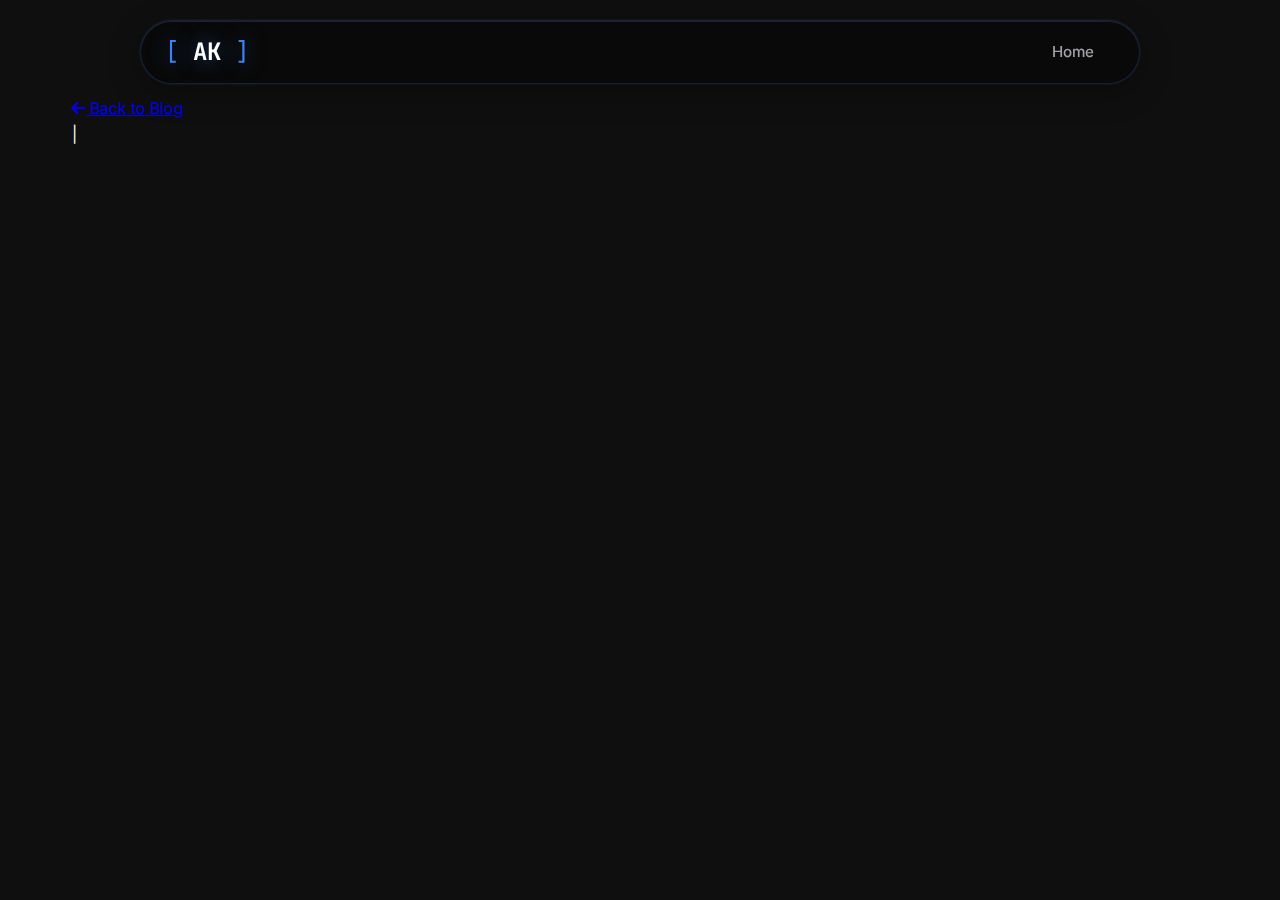
<file: blog.html>
<!DOCTYPE html>
<html lang="en">

<head>
    <meta charset="UTF-8">
    <meta name="viewport" content="width=device-width, initial-scale=1.0">
    <title>Blog Post</title>
    <link rel="stylesheet" href="styles.css">
    <link
        href="https://fonts.googleapis.com/css2?family=Inter:wght@300;400;500;600;700;800&family=JetBrains+Mono:wght@400;500;600&display=swap"
        rel="stylesheet">
    <link rel="stylesheet" href="https://cdnjs.cloudflare.com/ajax/libs/font-awesome/6.0.0/css/all.min.css">
</head>

<body>
    <div class="cursor-dot"></div>
    <div class="cursor-outline"></div>

    <header>
        <nav class="navbar" role="navigation" aria-label="Main navigation">
            <div class="nav-container">
                <div class="logo">
                    <span class="logo-bracket" aria-hidden="true">[</span>
                    <span class="logo-text">AK</span>
                    <span class="logo-bracket" aria-hidden="true">]</span>
                </div>
                <ul class="nav-menu" role="menubar">
                    <li role="none"><a href="index.html" class="nav-link" data-text="Home" role="menuitem">Home</a></li>
                </ul>
            </div>
        </nav>
    </header>

    <main id="main-content">
        <section id="blog-post" class="blog-post">
            <div class="container">
                <a href="index.html#blog" class="back-link"><i class="fas fa-arrow-left"></i> Back to Blog</a>
                <h1 id="post-title"></h1>
                <div class="post-meta">
                    <span id="post-author"></span> | <span id="post-pub-date"></span>
                </div>
                <div id="post-content" class="post-content"></div>
            </div>
        </section>
    </main>

    <script>
        // Custom Cursor
        const cursorDot = document.querySelector('.cursor-dot');
        const cursorOutline = document.querySelector('.cursor-outline');

        window.addEventListener('mousemove', (e) => {
            const posX = e.clientX;
            const posY = e.clientY;

            cursorDot.style.left = `${posX}px`;
            cursorDot.style.top = `${posY}px`;

            cursorOutline.animate({
                left: `${posX}px`,
                top: `${posY}px`
            }, { duration: 500, fill: 'forwards' });
        });

        document.addEventListener('DOMContentLoaded', () => {
            const urlParams = new URLSearchParams(window.location.search);
            const postUrl = urlParams.get('post');

            if (postUrl) {
                const rssToJsonApi = `https://api.rss2json.com/v1/api.json?rss_url=${encodeURIComponent(postUrl)}`;

                fetch(rssToJsonApi)
                    .then(response => response.json())
                    .then(data => {
                        if (data.status === 'ok' && data.items.length > 0) {
                            const post = data.items[0];
                            document.getElementById('post-title').innerText = post.title;
                            document.getElementById('post-author').innerText = `By ${post.author}`;
                            document.getElementById('post-pub-date').innerText = new Date(post.pubDate).toLocaleDateString();
                            document.getElementById('post-content').innerHTML = post.content;
                        } else {
                            document.getElementById('post-content').innerHTML = '<p>Could not load the blog post. Please try again later.</p>';
                        }
                    })
                    .catch(error => {
                        console.error('Error fetching post:', error);
                        document.getElementById('post-content').innerHTML = '<p>Could not load the blog post. Please try again later.</p>';
                    });
            }
        });
    </script>
</body>

</html>
</file>
<file: styles.css>
.hidden { display: none !important; }
/* ==========================================================================
   MODERN PORTFOLIO STYLES - CLEAN & PROFESSIONAL
   ========================================================================== */

/* CSS Custom Properties */
:root {
  /* Modern Color Palette */
  --primary: #1a1a1a;
  --primary-light: #2d2d2d;
  --secondary: #4a4a4a;
  --accent: #3b82f6;
  --accent-light: #60a5fa;
  --accent-dark: #1d4ed8;
  --success: #10b981;
  --warning: #f59e0b;
  --error: #ef4444;

  /* Backgrounds */
  --bg-primary: #0f0f0f;
  --bg-secondary: #1a1a1a;
  --bg-tertiary: #2d2d2d;
  --bg-card: rgba(255, 255, 255, 0.05);
  --bg-overlay: rgba(0, 0, 0, 0.8);

  /* Text Colors */
  --text-primary: #ffffff;
  --text-secondary: #a1a1aa;
  --text-muted: #71717a;
  --text-inverse: #000000;

  /* Borders */
  --border: rgba(255, 255, 255, 0.1);
  --border-light: rgba(255, 255, 255, 0.05);
  --border-focus: var(--accent);

  /* Shadows */
  --shadow: 0 4px 6px -1px rgba(0, 0, 0, 0.1), 0 2px 4px -1px rgba(0, 0, 0, 0.06);
  --shadow-lg: 0 10px 15px -3px rgba(0, 0, 0, 0.1), 0 4px 6px -2px rgba(0, 0, 0, 0.05);
  --shadow-xl: 0 20px 25px -5px rgba(0, 0, 0, 0.1), 0 10px 10px -5px rgba(0, 0, 0, 0.04);
  --shadow-glow: 0 0 20px rgba(59, 130, 246, 0.3);

  /* Border Radius */
  --radius: 8px;
  --radius-lg: 12px;
  --radius-xl: 16px;
  --radius-2xl: 20px;
  --radius-full: 9999px;

  /* Spacing Scale */
  --space-xs: 0.25rem;
  --space-sm: 0.5rem;
  --space-md: 1rem;
  --space-lg: 1.5rem;
  --space-xl: 2rem;
  --space-2xl: 3rem;
  --space-3xl: 4rem;
  --space-4xl: 6rem;

  /* Typography */
  --font-mono: "JetBrains Mono", "Fira Code", "Consolas", monospace;
  --font-sans: "Inter", -apple-system, BlinkMacSystemFont, "Segoe UI", sans-serif;
  --font-size-xs: 0.75rem;
  --font-size-sm: 0.875rem;
  --font-size-base: 1rem;
  --font-size-lg: 1.125rem;
  --font-size-xl: 1.25rem;
  --font-size-2xl: 1.5rem;
  --font-size-3xl: 2rem;
  --font-size-4xl: 2.5rem;
  --font-size-5xl: 3.5rem;

  /* Animation */
  --animation-duration: 0.3s;
  --animation-timing: cubic-bezier(0.4, 0, 0.2, 1);
  --animation-bounce: cubic-bezier(0.34, 1.56, 0.64, 1);
}

/* ==========================================================================
   BASE STYLES
   ========================================================================== */

*,
*::before,
*::after {
  margin: 0;
  padding: 0;
  box-sizing: border-box;
}

html {
  scroll-behavior: smooth;
  font-size: 16px;
}

/* Improved focus states for accessibility */
*:focus {
  outline: 2px solid var(--accent);
  outline-offset: 2px;
}

/* Better button focus states */
button:focus,
a:focus {
  outline: 2px solid var(--accent);
  outline-offset: 2px;
}

body {
  font-family: var(--font-sans);
  background: var(--bg-primary);
  color: var(--text-primary);
  line-height: 1.6;
  overflow-x: hidden;
  -webkit-font-smoothing: antialiased;
  -moz-osx-font-smoothing: grayscale;
  min-height: 100vh;
}

/* Debug: Ensure content is visible */
main {
  position: relative;
  z-index: 1;
}

/* Skip Navigation */
.skip-nav {
  position: absolute;
  top: -40px;
  left: 6px;
  background: var(--accent);
  color: var(--text-primary);
  padding: 8px;
  text-decoration: none;
  border-radius: var(--radius);
  z-index: 10000;
  transition: top var(--animation-duration) var(--animation-timing);
}

.skip-nav:focus {
  top: 6px;
}

/* ==========================================================================
   BACKGROUND ELEMENTS
   ========================================================================== */

.bg-elements {
  position: fixed;
  top: 0;
  left: 0;
  width: 100%;
  height: 100%;
  z-index: -1;
  overflow: hidden;
  pointer-events: none;
}

.grid-overlay {
  position: absolute;
  top: 0;
  left: 0;
  width: 100%;
  height: 100%;
  background-image:
    linear-gradient(rgba(59, 130, 246, 0.1) 1px, transparent 1px),
    linear-gradient(90deg, rgba(59, 130, 246, 0.1) 1px, transparent 1px);
  background-size: 50px 50px;
  opacity: 0.3;
}

.gradient-orb {
  position: absolute;
  border-radius: 50%;
  filter: blur(80px);
  opacity: 0.2;
  animation: float 20s infinite ease-in-out;
  will-change: transform;
}

.orb-1 {
  width: 400px;
  height: 400px;
  background: radial-gradient(circle, var(--accent) 0%, transparent 70%);
  top: 10%;
  left: 10%;
  animation-delay: 0s;
}

.orb-2 {
  width: 300px;
  height: 300px;
  background: radial-gradient(circle, var(--accent-light) 0%, transparent 70%);
  top: 60%;
  right: 10%;
  animation-delay: -10s;
}

.orb-3 {
  width: 350px;
  height: 350px;
  background: radial-gradient(circle, var(--accent-dark) 0%, transparent 70%);
  bottom: 20%;
  left: 50%;
  animation-delay: -5s;
}

@keyframes float {

  0%,
  100% {
    transform: translateY(0px) rotate(0deg);
  }

  33% {
    transform: translateY(-30px) rotate(120deg);
  }

  66% {
    transform: translateY(30px) rotate(240deg);
  }
}

.floating-shapes {
  position: absolute;
  width: 100%;
  height: 100%;
}

.shape {
  position: absolute;
  opacity: 0.1;
  animation: float-shape 15s infinite ease-in-out;
}

.shape-1 {
  width: 20px;
  height: 20px;
  background: var(--accent);
  border-radius: 50%;
  top: 20%;
  left: 80%;
  animation-delay: 0s;
}

.shape-2 {
  width: 15px;
  height: 15px;
  background: var(--accent-light);
  border-radius: 2px;
  top: 70%;
  left: 20%;
  animation-delay: -5s;
}

.shape-3 {
  width: 25px;
  height: 25px;
  background: var(--accent-dark);
  border-radius: 50%;
  top: 40%;
  right: 30%;
  animation-delay: -10s;
}

@keyframes float-shape {

  0%,
  100% {
    transform: translateY(0px) translateX(0px);
  }

  50% {
    transform: translateY(-50px) translateX(20px);
  }
}

/* ==========================================================================
   LOADING SCREEN
   ========================================================================== */

.loading-screen {
  position: fixed;
  top: 0;
  left: 0;
  width: 100%;
  height: 100%;
  background: var(--bg-primary);
  display: flex;
  align-items: center;
  justify-content: center;
  z-index: 9999;
  transition: opacity 0.5s ease;
}

.loading-screen.fade-out {
  opacity: 0;
  pointer-events: none;
}

.loading-container {
  text-align: center;
}

.loading-dots {
  display: flex;
  gap: var(--space-sm);
  margin-bottom: var(--space-lg);
  justify-content: center;
}

.dot {
  width: 12px;
  height: 12px;
  background: var(--accent);
  border-radius: 50%;
  animation: loading 1.4s infinite ease-in-out;
}

.dot:nth-child(1) {
  animation-delay: -0.32s;
}

.dot:nth-child(2) {
  animation-delay: -0.16s;
}

@keyframes loading {

  0%,
  80%,
  100% {
    transform: scale(0);
  }

  40% {
    transform: scale(1);
  }
}

.loading-text {
  font-family: var(--font-mono);
  color: var(--text-secondary);
  font-size: var(--font-size-sm);
}

/* ==========================================================================
   NAVIGATION - MODERN DESIGN
   ========================================================================== */

.navbar {
  position: fixed;
  top: 20px;
  left: 50%;
  transform: translateX(-50%);
  width: calc(100% - 40px);
  max-width: 1000px;
  background: rgba(10, 10, 10, 0.95);
  backdrop-filter: blur(30px);
  border: 1px solid rgba(59, 130, 246, 0.2);
  border-radius: 50px;
  z-index: 1000;
  padding: 12px 24px;
  box-shadow:
    0 8px 32px rgba(0, 0, 0, 0.3),
    0 0 0 1px rgba(59, 130, 246, 0.1),
    inset 0 1px 0 rgba(255, 255, 255, 0.1);
  transition: all 0.3s cubic-bezier(0.4, 0, 0.2, 1);
}

.navbar:hover {
  border-color: rgba(59, 130, 246, 0.4);
  box-shadow:
    0 12px 40px rgba(0, 0, 0, 0.4),
    0 0 0 1px rgba(59, 130, 246, 0.2),
    inset 0 1px 0 rgba(255, 255, 255, 0.15);
}

.nav-container {
  display: flex;
  justify-content: space-between;
  align-items: center;
  width: 100%;
}

.logo {
  font-family: var(--font-mono);
  font-size: 1.5rem;
  font-weight: 700;
  color: var(--text-primary);
  text-shadow: 0 0 20px rgba(59, 130, 246, 0.5);
  transition: all 0.3s ease;
}

.logo:hover {
  transform: scale(1.05);
  text-shadow: 0 0 25px rgba(59, 130, 246, 0.8);
}

.logo-bracket {
  color: var(--accent);
  font-weight: 400;
}

.logo-text {
  position: relative;
}

.logo-text::after {
  content: '';
  position: absolute;
  bottom: -2px;
  left: 0;
  width: 0;
  height: 2px;
  background: linear-gradient(90deg, var(--accent), var(--accent-light));
  transition: width 0.3s ease;
}

.logo:hover .logo-text::after {
  width: 100%;
}

.nav-menu {
  display: flex;
  list-style: none;
  gap: 8px;
  margin: 0;
  padding: 0;
}

.nav-link {
  position: relative;
  text-decoration: none;
  color: var(--text-secondary);
  font-weight: 500;
  font-size: 0.95rem;
  padding: 10px 20px;
  border-radius: 25px;
  transition: all 0.3s cubic-bezier(0.4, 0, 0.2, 1);
  overflow: hidden;
  background: transparent;
  border: 1px solid transparent;
}

.nav-link.active {
  color: var(--text-primary);
  background: rgba(59, 130, 246, 0.15);
  border-color: rgba(59, 130, 246, 0.3);
  transform: translateY(-1px);
  box-shadow:
    0 4px 12px rgba(59, 130, 246, 0.2),
    inset 0 1px 0 rgba(255, 255, 255, 0.1);
}

.nav-link.active {
  background: rgba(59, 130, 246, 0.2);
  border-color: rgba(59, 130, 246, 0.4);
  color: var(--text-primary);
  box-shadow:
    0 4px 16px rgba(59, 130, 246, 0.3),
    inset 0 1px 0 rgba(255, 255, 255, 0.15);
}

.nav-link:focus {
  outline: none;
  box-shadow:
    0 0 0 2px rgba(59, 130, 246, 0.5),
    0 4px 12px rgba(59, 130, 246, 0.2);
}

/* Mobile Menu */
.menu-toggle {
  display: none;
  flex-direction: column;
  background: rgba(59, 130, 246, 0.1);
  border: 1px solid rgba(59, 130, 246, 0.2);
  border-radius: 12px;
  cursor: pointer;
  padding: 8px;
  transition: all 0.3s ease;
}

.menu-toggle:hover {
  background: rgba(59, 130, 246, 0.2);
  border-color: rgba(59, 130, 246, 0.4);
}

.menu-line {
  width: 20px;
  height: 2px;
  background: var(--text-primary);
  margin: 2px 0;
  transition: all 0.3s cubic-bezier(0.4, 0, 0.2, 1);
  border-radius: 1px;
}

.menu-toggle.active .menu-line:nth-child(1) {
  transform: rotate(-45deg) translate(-4px, 5px);
}

.menu-toggle.active .menu-line:nth-child(2) {
  opacity: 0;
  transform: translateX(20px);
}

.menu-toggle.active .menu-line:nth-child(3) {
  transform: rotate(45deg) translate(-4px, -5px);
}

/* ==========================================================================
   HERO SECTION
   ========================================================================== */

.hero {
  min-height: 100vh;
  display: flex;
  align-items: center;
  position: relative;
  padding: 0 var(--space-xl);
}

.hero-container {
  max-width: 1200px;
  margin: 0 auto;
  width: 100%;
}

.hero-content {
  display: grid;
  grid-template-columns: 1fr 2fr;
  gap: var(--space-4xl);
  align-items: center;
}

.profile-section {
  display: flex;
  justify-content: center;
}

.profile-wrapper {
  position: relative;
  width: 300px;
  height: 300px;
}

.profile-img {
  width: 100%;
  height: 100%;
  object-fit: cover;
  border-radius: var(--radius-xl);
  border: 2px solid var(--border);
  transition: transform var(--animation-duration) var(--animation-timing);
}

.profile-img:hover {
  transform: scale(1.05);
}

.profile-border {
  position: absolute;
  top: -10px;
  left: -10px;
  right: -10px;
  bottom: -10px;
  border: 2px solid var(--accent);
  border-radius: var(--radius-xl);
  animation: pulse 2s infinite;
}

.profile-glow {
  position: absolute;
  top: -20px;
  left: -20px;
  right: -20px;
  bottom: -20px;
  background: radial-gradient(circle, var(--accent) 0%, transparent 70%);
  border-radius: 50%;
  opacity: 0.2;
  animation: glow-pulse 3s ease-in-out infinite;
}

@keyframes pulse {
  0% {
    box-shadow: 0 0 0 0 rgba(59, 130, 246, 0.4);
  }

  70% {
    box-shadow: 0 0 0 10px rgba(59, 130, 246, 0);
  }

  100% {
    box-shadow: 0 0 0 0 rgba(59, 130, 246, 0);
  }
}

@keyframes glow-pulse {

  0%,
  100% {
    opacity: 0.2;
    transform: scale(1);
  }

  50% {
    opacity: 0.4;
    transform: scale(1.1);
  }
}

.hero-text {
  opacity: 1;
  animation: slideInRight 1s ease 0.5s forwards;
}

@keyframes slideInRight {
  from {
    opacity: 0;
    transform: translateX(50px);
  }

  to {
    opacity: 1;
    transform: translateX(0);
  }
}

.hero-title {
  font-size: var(--font-size-5xl);
  font-weight: 800;
  line-height: 1.1;
  margin-bottom: var(--space-md);
}

.title-line {
  display: block;
  color: var(--text-secondary);
  font-size: var(--font-size-2xl);
  font-weight: 400;
}

.title-name {
  display: block;
  background: linear-gradient(135deg, var(--accent), var(--accent-light));
  -webkit-background-clip: text;
  background-clip: text;
  color: transparent;
}

.hero-subtitle {
  display: flex;
  align-items: center;
  gap: var(--space-sm);
  margin-bottom: var(--space-xl);
}

.subtitle-text {
  font-family: var(--font-mono);
  color: var(--accent);
  font-size: var(--font-size-xl);
}

.subtitle-cursor {
  width: 2px;
  height: 24px;
  background: var(--accent);
  animation: blink 1s infinite;
}

@keyframes blink {

  0%,
  50% {
    opacity: 1;
  }

  51%,
  100% {
    opacity: 0;
  }
}

.hero-description {
  font-size: var(--font-size-lg);
  color: var(--text-secondary);
  line-height: 1.7;
  margin-bottom: var(--space-xl);
}

.about-subtitle {
  font-family: var(--font-mono);
  font-size: var(--font-size-sm);
  color: var(--text-muted);
  text-transform: uppercase;
  letter-spacing: 2px;
  margin-top: 0;
  margin-bottom: var(--space-xl);
  font-weight: 500;
}

.about-main-title {
  font-size: 3.5rem;
  font-weight: 700;
  color: var(--text-primary);
  line-height: 1.2;
  margin-bottom: var(--space-3xl);
  letter-spacing: -0.01em;
}

.highlight-engineer {
  background: linear-gradient(135deg, #10c509, #c084fc);
  -webkit-background-clip: text;
  background-clip: text;
  color: transparent;
  font-style: italic;
}

.about-paragraph {
  font-size: var(--font-size-lg);
  color: var(--text-secondary);
  line-height: 1.8;
  margin-bottom: var(--space-xl);
  font-weight: 400;
  max-width: none;
  letter-spacing: 0.01em;
}

.about-closing {
  font-size: var(--font-size-lg);
  color: var(--text-primary);
  line-height: 1.8;
  margin-bottom: 0;
  font-weight: 500;
  max-width: none;
  letter-spacing: 0.01em;
}

.hero-actions {
  display: flex;
  gap: var(--space-lg);
  margin-bottom: var(--space-xl);
  flex-wrap: wrap;
}

.cta-primary {
  display: inline-flex;
  align-items: center;
  gap: var(--space-sm);
  background: #ffffff;
  color: #000000;
  padding: var(--space-md) var(--space-xl);
  border-radius: var(--radius-full);
  text-decoration: none;
  font-weight: 600;
  font-size: var(--font-size-base);
  transition: all var(--animation-duration) var(--animation-timing);
  box-shadow: 0 4px 14px 0 rgba(255, 255, 255, 0.2);
  position: relative;
  overflow: hidden;
}

.cta-primary::before {
  content: '';
  position: absolute;
  top: 0;
  left: -100%;
  width: 100%;
  height: 100%;
  background: linear-gradient(90deg, transparent, rgba(255, 255, 255, 0.2), transparent);
  transition: left 0.5s var(--animation-timing);
}

.cta-primary:hover::before {
  left: 100%;
}

.cta-primary:hover {
  background: #f8f9fa;
  transform: translateY(-2px);
  box-shadow: 0 6px 20px 0 rgba(255, 255, 255, 0.3);
}

.cta-secondary {
  display: inline-flex;
  align-items: center;
  gap: var(--space-sm);
  background: transparent;
  color: var(--text-primary);
  padding: var(--space-md) var(--space-xl);
  border: 2px solid var(--border);
  border-radius: var(--radius-full);
  text-decoration: none;
  font-weight: 600;
  font-size: var(--font-size-base);
  transition: all var(--animation-duration) var(--animation-timing);
}

.cta-secondary:hover {
  border-color: var(--accent);
  background: rgba(59, 130, 246, 0.1);
  transform: translateY(-2px);
}

.hero-links {
  display: flex;
  gap: var(--space-md);
  flex-wrap: wrap;
}

.social-btn {
  display: flex;
  align-items: center;
  gap: var(--space-sm);
  padding: 0.75rem 1.5rem;
  background: var(--bg-card);
  border: 1px solid var(--border);
  border-radius: var(--radius);
  color: var(--text-primary);
  text-decoration: none;
  font-weight: 500;
  transition: all var(--animation-duration) var(--animation-timing);
  position: relative;
  overflow: hidden;
}

.social-btn::before {
  content: '';
  position: absolute;
  top: 0;
  left: -100%;
  width: 100%;
  height: 100%;
  background: linear-gradient(90deg, transparent, var(--accent), transparent);
  transition: left 0.5s var(--animation-timing);
}

.social-btn:hover::before {
  left: 100%;
}

.social-btn:hover {
  background: var(--accent);
  border-color: var(--accent);
  color: var(--text-primary);
  transform: translateY(-2px);
  box-shadow: var(--shadow-glow);
}

.social-btn:focus {
  outline: 2px solid var(--border-focus);
  outline-offset: 2px;
}

.scroll-indicator {
  position: absolute;
  bottom: var(--space-xl);
  left: var(--space-xl);
  display: flex;
  align-items: center;
  gap: var(--space-md);
  color: var(--text-muted);
  font-family: var(--font-mono);
  font-size: var(--font-size-sm);
}

.scroll-line {
  width: 40px;
  height: 1px;
  background: var(--accent);
  animation: extend 2s infinite;
}

@keyframes extend {

  0%,
  100% {
    width: 40px;
  }

  50% {
    width: 60px;
  }
}

/* ==========================================================================
   SCROLL ANIMATIONS
   ========================================================================== */

@keyframes fadeInUp {
  from {
    opacity: 0;
    transform: translateY(30px);
  }

  to {
    opacity: 1;
    transform: translateY(0);
  }
}

.animate-on-scroll {
  opacity: 0;
  animation: fadeInUp 0.6s ease forwards;
}

/* ==========================================================================
   COMMON STYLES
   ========================================================================== */

.container {
  max-width: 1200px;
  margin: 0 auto;
  padding: 0 var(--space-xl);
}

section {
  padding: var(--space-4xl) 0;
  position: relative;
}

.section-header {
  display: flex;
  align-items: center;
  gap: var(--space-xl);
  margin-bottom: var(--space-4xl);
  opacity: 1;
  transform: translateY(0);
  transition: all 0.6s ease;
}

.section-header.animate-in {
  opacity: 1;
  transform: translateY(0);
}

.section-number {
  font-family: var(--font-mono);
  font-size: var(--font-size-xl);
  color: var(--accent);
  font-weight: 600;
}

.section-title {
  font-size: var(--font-size-4xl);
  font-weight: 700;
  color: var(--text-primary);
}

.section-line {
  flex: 1;
  height: 1px;
  background: linear-gradient(to right, var(--accent), transparent);
}

/* ==========================================================================
   ABOUT SECTION
   ========================================================================== */

.about {
  background: var(--bg-primary);
  padding: var(--space-3xl) 0;
}

/* Tech Stack Container */
.tech-stack-container {
  background: var(--bg-card);
  border: 1px solid var(--border);
  border-radius: var(--radius-lg);
  padding: var(--space-3xl);
  margin-bottom: var(--space-3xl);
  box-shadow: var(--shadow);
}

.stack-header {
  display: flex;
  align-items: center;
  gap: var(--space-md);
  margin-bottom: var(--space-3xl);
  padding-bottom: var(--space-lg);
  border-bottom: 2px solid var(--border);
}

.stack-header i {
  color: var(--accent);
  font-size: var(--font-size-xl);
}

.stack-header h3 {
  font-family: var(--font-mono);
  font-size: var(--font-size-2xl);
  font-weight: 700;
  color: var(--text-primary);
  letter-spacing: 2px;
}

.stack-section {
  display: flex;
  align-items: flex-start;
  gap: var(--space-4xl);
  margin-bottom: var(--space-3xl);
  padding: var(--space-lg) 0;
}

.stack-category {
  min-width: 200px;
  flex-shrink: 0;
}

.category-label {
  font-family: var(--font-mono);
  font-size: var(--font-size-xl);
  font-weight: 700;
  color: var(--text-secondary);
  letter-spacing: 1px;
  text-transform: uppercase;
  margin: 0;
}

.stack-items {
  display: flex;
  flex-wrap: wrap;
  gap: var(--space-md);
  flex: 1;
}

.stack-item {
  display: flex;
  align-items: center;
  gap: var(--space-sm);
  background: var(--bg-tertiary);
  border: 1px solid var(--border);
  border-radius: var(--radius);
  padding: var(--space-md) var(--space-lg);
  transition: all var(--animation-duration) var(--animation-timing);
  cursor: pointer;
}

.stack-item:hover {
  background: var(--bg-secondary);
  border-color: var(--accent);
  transform: translateY(-2px);
  box-shadow: var(--shadow);
}

.stack-item i {
  font-size: var(--font-size-lg);
  transition: transform var(--animation-duration) var(--animation-timing);
}

.stack-item:hover i {
  transform: scale(1.1);
}

.stack-item span {
  font-weight: 500;
  color: var(--text-primary);
  font-size: var(--font-size-sm);
}

/* About Me Description */
.about-description {
  background: transparent;
  padding: var(--space-xl) var(--space-2xl) var(--space-md);
  margin-bottom: 0;
  max-width: 1000px;
  margin-left: auto;
  margin-right: auto;
  text-align: left;
}

/* Tools I Use Daily Section */
.tools-daily-section {
  background: transparent;
  padding: var(--space-lg) var(--space-3xl) var(--space-3xl);
  margin-top: 0;
  margin-bottom: var(--space-3xl);
  text-align: center;
}

.tools-header {
  margin-bottom: var(--space-2xl);
  text-align: center;
}

.tools-subtitle {
  display: block;
  font-family: var(--font-mono);
  font-size: var(--font-size-sm);
  color: var(--text-muted);
  letter-spacing: 2px;
  text-transform: uppercase;
  margin-top: 0;
  margin-bottom: var(--space-lg);
  text-align: center;
}

.tools-title {
  font-size: var(--font-size-4xl);
  font-weight: 700;
  color: var(--text-primary);
  margin: 0;
  text-align: center;
  letter-spacing: -0.01em;
}

.tools-highlight {
  background: linear-gradient(135deg, #3ebd17, #a855f7);
  -webkit-background-clip: text;
  background-clip: text;
  color: transparent;
}

.tools-grid {
  display: grid;
  grid-template-columns: repeat(8, 1fr);
  gap: var(--space-lg);
  max-width: 800px;
  margin: 0 auto;
}

.tool-item {
  display: flex;
  flex-direction: column;
  align-items: center;
  gap: var(--space-sm);
  padding: var(--space-md);
  background: transparent;
  border: none;
  border-radius: var(--radius-lg);
  transition: all var(--animation-duration) var(--animation-timing);
  cursor: pointer;
}

.tool-item:hover {
  background: rgba(59, 130, 246, 0.1);
  transform: translateY(-4px);
}

.tool-icon {
  width: 48px;
  height: 48px;
  display: flex;
  align-items: center;
  justify-content: center;
  background: transparent;
  border-radius: var(--radius);
  transition: all var(--animation-duration) var(--animation-timing);
}

.tool-icon i {
  font-size: var(--font-size-2xl);
  transition: transform var(--animation-duration) var(--animation-timing);
}

.tool-item:hover .tool-icon {
  background: rgba(59, 130, 246, 0.1);
  transform: scale(1.1);
}

.tool-item:hover .tool-icon i {
  transform: scale(1.1);
}

.tool-name {
  font-size: var(--font-size-xs);
  font-weight: 500;
  color: var(--text-secondary);
  text-align: center;
  transition: color var(--animation-duration) var(--animation-timing);
}

.tool-item:hover .tool-name {
  color: var(--text-primary);
}

/* Education Section */
.education-section {
  background: var(--bg-card);
  border: 1px solid var(--border);
  border-radius: var(--radius-lg);
  padding: var(--space-3xl);
  box-shadow: var(--shadow);
}

.section-header-simple {
  display: flex;
  align-items: center;
  gap: var(--space-md);
  margin-bottom: var(--space-xl);
  padding-bottom: var(--space-lg);
  border-bottom: 2px solid var(--border);
}

.section-header-simple i {
  color: var(--accent);
  font-size: var(--font-size-xl);
}

.section-header-simple h3 {
  font-size: var(--font-size-2xl);
  font-weight: 700;
  color: var(--text-primary);
}

.skills-card,
.tools-card,
.education-card {
  background: var(--bg-card);
  border: 1px solid var(--border);
  border-radius: var(--radius-lg);
  padding: var(--space-xl);
  opacity: 1;
  transform: translateY(0);
  transition: all 0.6s ease;
  box-shadow: var(--shadow);
  backdrop-filter: blur(10px);
}

.skills-card.animate-in,
.tools-card.animate-in,
.education-card.animate-in {
  opacity: 1;
  transform: translateY(0);
}

.skills-card:hover,
.tools-card:hover,
.education-card:hover {
  transform: translateY(-5px);
  box-shadow: var(--shadow-xl);
  border-color: var(--accent);
}

.card-header {
  display: flex;
  justify-content: space-between;
  align-items: center;
  margin-bottom: var(--space-xl);
}

.card-title {
  font-size: var(--font-size-2xl);
  font-weight: 600;
  color: var(--text-primary);
}

.card-icon {
  width: 40px;
  height: 40px;
  background: var(--accent);
  border-radius: var(--radius);
  display: flex;
  align-items: center;
  justify-content: center;
  color: var(--text-primary);
}

.skills-categories {
  display: flex;
  flex-direction: column;
  gap: var(--space-xl);
}

.skill-category {
  margin-bottom: var(--space-lg);
}

.category-title {
  display: flex;
  align-items: center;
  gap: var(--space-sm);
  font-size: var(--font-size-lg);
  font-weight: 600;
  color: var(--text-primary);
  margin-bottom: var(--space-md);
  padding-bottom: var(--space-sm);
  border-bottom: 2px solid var(--border);
}

.category-title i {
  color: var(--accent);
  font-size: var(--font-size-base);
}

.tech-grid {
  display: grid;
  grid-template-columns: repeat(auto-fit, minmax(120px, 1fr));
  gap: var(--space-sm);
}

.tech-item {
  display: flex;
  flex-direction: column;
  align-items: center;
  gap: var(--space-xs);
  padding: var(--space-md);
  background: var(--bg-tertiary);
  border: 1px solid var(--border);
  border-radius: var(--radius);
  transition: all var(--animation-duration) var(--animation-timing);
  cursor: pointer;
  text-align: center;
}

.tech-item:hover {
  background: var(--accent);
  border-color: var(--accent);
  transform: translateY(-2px);
  box-shadow: var(--shadow);
}

.tech-item i {
  font-size: var(--font-size-xl);
  color: var(--accent);
  transition: color var(--animation-duration) var(--animation-timing);
}

.tech-item:hover i {
  color: var(--text-primary);
}

.tech-item span {
  font-size: var(--font-size-sm);
  font-weight: 500;
  color: var(--text-primary);
}

/* Legacy support for old skills list */
.skills-list {
  list-style: none;
}

.skill-item {
  margin-bottom: var(--space-md);
  padding: 0.75rem;
  background: var(--bg-tertiary);
  border-radius: var(--radius);
  border-left: 3px solid var(--accent);
  transition: all var(--animation-duration) var(--animation-timing);
}

.skill-item:hover {
  transform: translateX(5px);
  background: var(--bg-card);
}

.skill-name {
  color: var(--text-primary);
  font-weight: 500;
}

.education-timeline {
  position: relative;
}

.education-timeline::before {
  content: "";
  position: absolute;
  left: 20px;
  top: 0;
  bottom: 0;
  width: 2px;
  background: var(--accent);
}

.timeline-item {
  position: relative;
  padding-left: var(--space-3xl);
  margin-bottom: var(--space-xl);
}

.timeline-dot {
  position: absolute;
  left: 11px;
  top: 8px;
  width: 18px;
  height: 18px;
  background: var(--accent);
  border-radius: 50%;
  border: 3px solid var(--bg-secondary);
}

.timeline-title {
  font-size: var(--font-size-xl);
  font-weight: 600;
  color: var(--text-primary);
  margin-bottom: var(--space-sm);
}

.timeline-subtitle {
  color: var(--text-secondary);
  margin-bottom: var(--space-xs);
  font-weight: 500;
}

.timeline-institution {
  color: var(--accent);
  font-weight: 600;
  margin-bottom: var(--space-sm);
}

.timeline-date {
  font-family: var(--font-mono);
  font-size: var(--font-size-sm);
  color: var(--accent);
}

/* ==========================================================================
   PROJECTS SECTION
   ========================================================================== */

.projects {
  background: var(--bg-primary);
  padding: var(--space-4xl) 0;
}

/* Project Navigation Tabs */
.project-nav {
  display: flex;
  justify-content: center;
  gap: var(--space-md);
    margin-bottom: var(--space-2xl);
  flex-wrap: wrap;
}

.project-tab {
  display: flex;
  align-items: center;
  gap: var(--space-sm);
  padding: 0.75rem 1.5rem;
  background: var(--bg-card);
  border: 1px solid var(--border);
  border-radius: var(--radius);
  color: var(--text-secondary);
  cursor: pointer;
  font-weight: 500;
  transition: all var(--animation-duration) var(--animation-timing);
  text-decoration: none;
}

.project-tab.active,
.project-tab:hover {
  background: var(--accent);
  border-color: var(--accent);
  color: var(--text-primary);
  transform: translateY(-2px);
  box-shadow: var(--shadow);
}

.project-tab:focus {
  outline: 2px solid var(--border-focus);
  outline-offset: 2px;
}

/* Project Panels */
.project-panel {
  display: none;
  opacity: 0;
  transform: translateY(20px);
  transition: all 0.6s ease;
}

.project-panel.active {
  display: block;
  opacity: 1;
  transform: translateY(0);
}

/* Featured Projects Carousel */
.featured-carousel {
  position: relative;
  margin-bottom: var(--space-4xl);
}

.carousel-container {
  overflow: hidden;
  border-radius: var(--radius-xl);
  box-shadow: var(--shadow-xl);
}

.carousel-track {
  display: flex;
  transition: transform 0.5s var(--animation-timing);
  will-change: transform;
}

.featured-project {
  min-width: 100%;
  display: grid;
  grid-template-columns: 1fr 1fr;
  background: var(--bg-card);
  align-items: center;
  gap: var(--space-4xl);
  padding: var(--space-4xl);
  border: 1px solid var(--border);
}

.project-visual {
  position: relative;
  overflow: hidden;
  border-radius: var(--radius-lg);
  aspect-ratio: 16 / 10;
}

.project-image {
  width: 100%;
  height: 100%;
  object-fit: cover;
  transition: transform 0.4s ease;
}

.featured-project:hover .project-image {
  transform: scale(1.05);
}

.project-overlay {
  position: absolute;
  top: 0;
  left: 0;
  right: 0;
  bottom: 0;
  background: linear-gradient(135deg, rgba(0, 0, 0, 0.8) 0%, rgba(0, 0, 0, 0.4) 50%, transparent 100%);
  display: flex;
  justify-content: space-between;
  align-items: flex-start;
  padding: var(--space-xl);
  opacity: 0;
  transition: opacity 0.4s ease;
}

.featured-project:hover .project-overlay {
  opacity: 1;
}

.project-badge {
  background: var(--accent);
  color: var(--text-primary);
  width: 48px;
  height: 48px;
  border-radius: 50%;
  display: flex;
  align-items: center;
  justify-content: center;
  font-weight: 700;
  font-size: var(--font-size-lg);
  font-family: var(--font-mono);
  box-shadow: var(--shadow-glow);
}

.project-links {
  display: flex;
  gap: var(--space-sm);
}

.project-link-btn {
  background: rgba(255, 255, 255, 0.9);
  color: var(--text-inverse);
  width: 48px;
  height: 48px;
  border-radius: 50%;
  display: flex;
  align-items: center;
  justify-content: center;
  text-decoration: none;
  transition: all var(--animation-duration) var(--animation-timing);
  backdrop-filter: blur(10px);
  border: 1px solid rgba(255, 255, 255, 0.2);
}

.project-link-btn:hover {
  background: var(--accent);
  color: var(--text-primary);
  transform: scale(1.1);
  box-shadow: var(--shadow-glow);
}

.project-info {
  padding: var(--space-lg);
}

.project-meta {
  display: flex;
  justify-content: space-between;
  align-items: center;
  margin-bottom: var(--space-md);
}

.project-type {
  color: var(--text-secondary);
  font-size: var(--font-size-sm);
  font-weight: 500;
  text-transform: uppercase;
  letter-spacing: 0.5px;
}

.project-year {
  font-family: var(--font-mono);
  color: var(--accent);
  font-size: var(--font-size-sm);
}

.project-title {
  font-size: var(--font-size-3xl);
  font-weight: 700;
  margin-bottom: var(--space-md);
  color: var(--text-primary);
  line-height: 1.3;
}

.project-description {
  color: var(--text-secondary);
  margin-bottom: var(--space-lg);
  line-height: 1.7;
  font-size: var(--font-size-lg);
}

.project-tech {
  display: flex;
  flex-wrap: wrap;
  gap: var(--space-sm);
}

.tech-tag {
  background: var(--bg-tertiary);
  color: var(--text-primary);
  padding: 0.5rem 1rem;
  border-radius: var(--radius-full);
  font-size: var(--font-size-sm);
  font-weight: 600;
  border: 1px solid var(--border);
  transition: all var(--animation-duration) var(--animation-timing);
  text-transform: uppercase;
  letter-spacing: 0.5px;
}

.tech-tag:hover {
  background: var(--accent);
  color: var(--text-primary);
  border-color: var(--accent);
  transform: translateY(-1px);
}

/* Carousel Controls */
.carousel-controls {
  display: flex;
  justify-content: center;
  align-items: center;
  gap: var(--space-lg);
  margin-top: var(--space-xl);
}

.carousel-btn {
  background: var(--bg-card);
  border: 1px solid var(--border);
  border-radius: 50%;
  width: 48px;
  height: 48px;
  display: flex;
  align-items: center;
  justify-content: center;
  cursor: pointer;
  transition: all var(--animation-duration) var(--animation-timing);
  color: var(--text-primary);
}

.carousel-btn:hover {
  background: var(--accent);
  border-color: var(--accent);
  color: var(--text-primary);
  transform: scale(1.1);
}

.carousel-btn:focus {
  outline: 2px solid var(--border-focus);
  outline-offset: 2px;
}

.carousel-indicators {
  display: flex;
  gap: var(--space-sm);
}

.indicator {
  width: 12px;
  height: 12px;
  border-radius: 50%;
  background: var(--border);
  border: none;
  cursor: pointer;
  transition: all var(--animation-duration) var(--animation-timing);
}

.indicator.active {
  background: var(--accent);
  transform: scale(1.2);
}

.indicator:hover {
  background: var(--accent-light);
}

/* Masonry Grid Layout */
.projects-masonry {
  display: grid;
  grid-template-columns: repeat(auto-fit, minmax(350px, 1fr));
  gap: var(--space-xl);
  margin-top: var(--space-3xl);
}

.masonry-item {
  break-inside: avoid;
  margin-bottom: var(--space-xl);
  background: var(--bg-card);
  border-radius: var(--radius-lg);
  overflow: hidden;
  transition: all var(--animation-duration) var(--animation-timing);
  border: 1px solid var(--border);
  opacity: 1;
  transform: translateY(0);
  box-shadow: var(--shadow);
}

.masonry-item.animate-in {
  opacity: 1;
  transform: translateY(0);
}

.masonry-item:hover {
  transform: translateY(-8px);
  box-shadow: var(--shadow-xl);
  border-color: var(--accent);
}

.project-image-wrapper {
  position: relative;
  overflow: hidden;
  height: 200px;
}

.project-img {
  width: 100%;
  height: 100%;
  object-fit: cover;
  transition: transform var(--animation-duration) var(--animation-timing);
}

.masonry-item:hover .project-img {
  transform: scale(1.05);
}

.masonry-item:hover .project-overlay {
  opacity: 1;
}

.project-number {
  background: var(--accent);
  color: var(--text-primary);
  width: 40px;
  height: 40px;
  border-radius: 50%;
  display: flex;
  align-items: center;
  justify-content: center;
  font-weight: 600;
  font-size: var(--font-size-sm);
  font-family: var(--font-mono);
}

.project-link-overlay {
  background: rgba(255, 255, 255, 0.9);
  color: var(--text-inverse);
  width: 40px;
  height: 40px;
  border-radius: 50%;
  display: flex;
  align-items: center;
  justify-content: center;
  text-decoration: none;
  transition: all var(--animation-duration) var(--animation-timing);
  backdrop-filter: blur(10px);
}

.project-link-overlay:hover {
  background: var(--accent);
  color: var(--text-primary);
  transform: scale(1.1);
}

.project-content {
  padding: var(--space-lg);
}

/* All Projects Grid */
.all-projects-grid {
  margin-top: var(--space-3xl);
  max-width: 1100px;
  margin-left: auto;
  margin-right: auto;
}

.quick-projects {
  margin-bottom: var(--space-4xl);
}

.quick-title {
  font-size: var(--font-size-3xl);
  font-weight: 700;
  color: var(--text-primary);
  margin-bottom: var(--space-xl);
  text-align: center;
}

.quick-grid {
  display: grid;
  grid-template-columns: repeat(auto-fit, minmax(300px, 1fr));
  gap: var(--space-xl);
}

.quick-card {
  display: flex;
  align-items: center;
  gap: var(--space-md);
  background: var(--bg-card);
  border: 1px solid var(--border);
  border-radius: var(--radius);
  padding: var(--space-lg);
  text-decoration: none;
  color: var(--text-primary);
  transition: all var(--animation-duration) var(--animation-timing);
  box-shadow: var(--shadow);
  opacity: 1;
  transform: translateY(0);
  backdrop-filter: blur(10px);
}

.quick-card.animate-in {
  opacity: 1;
  transform: translateY(0);
}

.quick-card:hover {
  transform: translateY(-4px);
  box-shadow: var(--shadow-xl);
  border-color: var(--accent);
}

.quick-icon {
  width: 48px;
  height: 48px;
  background: var(--bg-tertiary);
  border-radius: var(--radius);
  display: flex;
  align-items: center;
  justify-content: center;
  color: var(--accent);
  font-size: var(--font-size-xl);
  flex-shrink: 0;
}

.quick-info h4 {
  font-size: var(--font-size-lg);
  font-weight: 600;
  margin-bottom: var(--space-xs);
  color: var(--text-primary);
}

.quick-info p {
  color: var(--text-secondary);
  font-size: var(--font-size-sm);
  margin: 0;
}

/* ==========================================================================
   BLOG SECTION
   ========================================================================== */

.blog {
  background: var(--bg-primary);
  padding: var(--space-4xl) 0;
}

.blog-grid {
  display: grid;
  grid-template-columns: 1fr;
  gap: var(--space-xl);
  margin-bottom: var(--space-3xl);
}

.blog-card {
  display: grid;
  grid-template-columns: auto 1fr auto;
  gap: var(--space-xl);
  background: transparent;
  border: none;
  border-radius: var(--radius-lg);
  padding: var(--space-xl);
  transition: all var(--animation-duration) var(--animation-timing);
  opacity: 1;
  transform: translateY(0);
}

.blog-card.animate-in {
  opacity: 1;
  transform: translateY(0);
}

.blog-card:hover {
  transform: translateY(-5px);
  background: rgba(59, 130, 246, 0.05);
  border-radius: var(--radius-lg);
}

.blog-meta {
  display: flex;
  align-items: center;
  gap: var(--space-md);
  margin-bottom: var(--space-md);
}

.blog-date {
  background: var(--accent);
  color: var(--text-primary);
  padding: 0.25rem 0.75rem;
  border-radius: var(--radius-full);
  font-size: var(--font-size-xs);
  font-weight: 600;
  text-transform: uppercase;
  letter-spacing: 0.5px;
}

.read-time {
  display: flex;
  align-items: center;
  gap: var(--space-xs);
  color: var(--text-muted);
  font-size: var(--font-size-sm);
  font-family: var(--font-mono);
}

.read-time i {
  font-size: var(--font-size-xs);
}

.blog-content {
  flex: 1;
}

.blog-title {
  margin-bottom: var(--space-md);
}

.blog-title a {
  color: var(--text-primary);
  text-decoration: none;
  font-size: var(--font-size-xl);
  font-weight: 700;
  line-height: 1.3;
  transition: color var(--animation-duration) var(--animation-timing);
}

.blog-title a:hover {
  color: var(--accent);
}

.blog-excerpt {
  color: var(--text-secondary);
  line-height: 1.6;
  margin-bottom: var(--space-lg);
  font-size: var(--font-size-base);
}

.blog-tags {
  display: flex;
  flex-wrap: wrap;
  gap: var(--space-sm);
}

.blog-tag {
  background: var(--bg-tertiary);
  color: var(--text-primary);
  padding: 0.375rem 0.75rem;
  border-radius: var(--radius-full);
  font-size: var(--font-size-xs);
  font-weight: 500;
  border: 1px solid var(--border);
  transition: all var(--animation-duration) var(--animation-timing);
}

.blog-tag:hover {
  background: var(--accent);
  border-color: var(--accent);
  color: var(--text-primary);
}

.blog-image {
  width: 120px;
  height: 80px;
  flex-shrink: 0;
  align-self: flex-start;
  border-radius: var(--radius);
  overflow: hidden;
  border: 1px solid var(--border);
}

.blog-thumbnail {
  width: 100%;
  height: 100%;
  object-fit: cover;
  transition: all var(--animation-duration) var(--animation-timing);
  border-radius: var(--radius);
}

.blog-card:hover .blog-thumbnail {
  transform: scale(1.05);
}

.blog-placeholder {
  width: 100%;
  height: 100%;
  background: var(--bg-tertiary);
  border: 1px solid var(--border);
  border-radius: var(--radius);
  display: flex;
  align-items: center;
  justify-content: center;
  color: var(--accent);
  font-size: var(--font-size-2xl);
  transition: all var(--animation-duration) var(--animation-timing);
}

.blog-card:hover .blog-placeholder {
  background: var(--accent);
  color: var(--text-primary);
  transform: scale(1.05);
}

.blog-cta {
  text-align: center;
  margin-top: var(--space-3xl);
}

.cta-button {
  display: inline-flex;
  align-items: center;
  gap: var(--space-md);
  background: var(--accent);
  color: var(--text-primary);
  padding: var(--space-lg) var(--space-2xl);
  border-radius: var(--radius-full);
  text-decoration: none;
  font-weight: 600;
  font-size: var(--font-size-lg);
  transition: all var(--animation-duration) var(--animation-timing);
  box-shadow: var(--shadow);
  position: relative;
  overflow: hidden;
}

.cta-button::before {
  content: '';
  position: absolute;
  top: 0;
  left: -100%;
  width: 100%;
  height: 100%;
  background: linear-gradient(90deg, transparent, rgba(255, 255, 255, 0.2), transparent);
  transition: left 0.5s var(--animation-timing);
}

.cta-button:hover::before {
  left: 100%;
}

.cta-button:hover {
  background: var(--accent-dark);
  transform: translateY(-2px);
  box-shadow: var(--shadow-glow);
}

.cta-button:focus {
  outline: 2px solid var(--border-focus);
  outline-offset: 2px;
}

/* Blog Responsive Design */
@media (max-width: 768px) {
  .blog-card {
    grid-template-columns: 1fr;
    gap: var(--space-lg);
    padding: var(--space-lg);
  }

  .blog-image {
    width: 100%;
    height: 120px;
    order: -1;
  }

  .blog-meta {
    order: 1;
    justify-self: end;
  }

  .blog-content {
    order: 0;
  }

  .blog-title a {
    font-size: var(--font-size-lg);
  }

  .cta-button {
    padding: var(--space-md) var(--space-xl);
    font-size: var(--font-size-base);
  }
}

@media (max-width: 480px) {
  .blog-tags {
    gap: var(--space-xs);
  }

  .blog-tag {
    font-size: 0.7rem;
    padding: 0.25rem 0.5rem;
  }

  .read-time {
    font-size: var(--font-size-xs);
  }
}

/* ==========================================================================
   CONTACT SECTION
   ========================================================================== */

.contact {
  background: var(--bg-primary);
  padding: var(--space-4xl) 0;
}

.contact-content {
  max-width: 600px;
  margin: 0 auto;
  text-align: center;
}

.contact-social {
  display: flex;
  justify-content: center;
  gap: var(--space-md);
  flex-wrap: wrap;
}

.social-link {
  display: flex;
  align-items: center;
  gap: var(--space-sm);
  padding: 0.75rem 1.5rem;
  background: var(--bg-card);
  border: 1px solid var(--border);
  border-radius: var(--radius);
  color: var(--text-primary);
  text-decoration: none;
  font-weight: 500;
  transition: all var(--animation-duration) var(--animation-timing);
  box-shadow: var(--shadow);
}

.social-link:hover {
  background: var(--accent);
  border-color: var(--accent);
  color: var(--text-primary);
  transform: translateY(-2px);
}

.social-link:focus {
  outline: 2px solid var(--border-focus);
  outline-offset: 2px;
}

/* ==========================================================================
   CHAT BUBBLE & MODAL
   ========================================================================== */

.chat-bubble {
  position: fixed;
  bottom: var(--space-xl);
  right: var(--space-xl);
  width: 60px;
  height: 60px;
  background: var(--accent);
  color: var(--text-primary);
  border-radius: 50%;
  display: flex;
  justify-content: center;
  align-items: center;
  font-size: var(--font-size-2xl);
  cursor: pointer;
  box-shadow: var(--shadow-xl);
  transform: scale(0);
  transition: transform 0.4s var(--animation-bounce);
  z-index: 1000;
}

.chat-bubble.show {
  transform: scale(1);
}

.chat-bubble:hover {
  transform: scale(1.1);
  box-shadow: var(--shadow-glow);
}

.chat-bubble:focus {
  outline: 2px solid var(--border-focus);
  outline-offset: 2px;
}

.bubble-icon {
  transition: transform var(--animation-duration) var(--animation-timing);
}

.chat-bubble:hover .bubble-icon {
  transform: rotate(20deg);
}

.bubble-notification {
  position: absolute;
  top: -5px;
  right: -5px;
  width: 24px;
  height: 24px;
  background: var(--error);
  color: var(--text-primary);
  border-radius: 50%;
  display: flex;
  justify-content: center;
  align-items: center;
  font-size: var(--font-size-xs);
  font-weight: bold;
  border: 2px solid var(--bg-primary);
  box-shadow: var(--shadow);
}

.chat-modal {
  position: fixed;
  top: 0;
  left: 0;
  width: 100%;
  height: 100%;
  background: var(--bg-overlay);
  display: flex;
  justify-content: center;
  align-items: center;
  z-index: 9999;
  opacity: 0;
  pointer-events: none;
  transition: opacity var(--animation-duration) var(--animation-timing);
}

.chat-modal.active {
  opacity: 1;
  pointer-events: all;
}

.chat-modal-content {
  background: var(--bg-card);
  border-radius: var(--radius-xl);
  box-shadow: var(--shadow-xl);
  width: 90%;
  max-width: 500px;
  height: 80%;
  max-height: 700px;
  display: flex;
  flex-direction: column;
  transform: scale(0.95);
  transition: transform var(--animation-duration) var(--animation-bounce);
  backdrop-filter: blur(20px);
  border: 1px solid var(--border);
}

.chat-modal.active .chat-modal-content {
  transform: scale(1);
}

.chat-modal-header {
  display: flex;
  justify-content: space-between;
  align-items: center;
  padding: var(--space-lg);
  border-bottom: 1px solid var(--border);
}

.chat-header-info {
  display: flex;
  align-items: center;
  gap: var(--space-md);
}

.chat-avatar {
  width: 50px;
  height: 50px;
  background: var(--bg-tertiary);
  border-radius: 50%;
  display: flex;
  justify-content: center;
  align-items: center;
  font-size: var(--font-size-2xl);
  color: var(--accent);
}

.chat-header-text h4 {
  font-size: var(--font-size-xl);
  font-weight: 600;
  margin: 0;
}

.status {
  display: flex;
  align-items: center;
  gap: var(--space-sm);
  font-size: var(--font-size-sm);
  color: var(--text-secondary);
}

.status-dot {
  width: 8px;
  height: 8px;
  background: var(--success);
  border-radius: 50%;
}

.chat-close {
  background: none;
  border: none;
  font-size: var(--font-size-2xl);
  color: var(--text-muted);
  cursor: pointer;
  padding: var(--space-sm);
  border-radius: var(--radius);
  transition: all var(--animation-duration) var(--animation-timing);
}

.chat-close:hover {
  background: var(--bg-tertiary);
  color: var(--text-primary);
}

.chat-close:focus {
  outline: 2px solid var(--border-focus);
  outline-offset: 2px;
}

.chat-modal-body {
  flex: 1;
  overflow: hidden;
  border-bottom-left-radius: var(--radius-xl);
  border-bottom-right-radius: var(--radius-xl);
}

/* ==========================================================================
   RESPONSIVE DESIGN
   ========================================================================== */

@media (max-width: 768px) {
  .navbar {
    top: 10px;
    width: calc(100% - 20px);
    padding: 10px 16px;
  }

  .menu-toggle {
    display: flex;
  }

  .nav-menu {
    position: absolute;
    top: calc(100% + 10px);
    left: 0;
    right: 0;
    background: rgba(10, 10, 10, 0.98);
    backdrop-filter: blur(30px);
    border: 1px solid rgba(59, 130, 246, 0.2);
    border-radius: 20px;
    flex-direction: column;
    padding: 20px;
    gap: 8px;
    transform: translateY(-20px);
    opacity: 0;
    pointer-events: none;
    transition: all 0.3s cubic-bezier(0.4, 0, 0.2, 1);
    box-shadow:
      0 8px 32px rgba(0, 0, 0, 0.4),
      0 0 0 1px rgba(59, 130, 246, 0.1);
  }

  .nav-menu.active {
    transform: translateY(0);
    opacity: 1;
    pointer-events: all;
  }

  .nav-menu li {
    margin: 0;
  }

  .nav-link {
    display: block;
    text-align: center;
    padding: 12px 20px;
    font-size: 1rem;
    width: 100%;
  }

  .hero-content {
    grid-template-columns: 1fr;
    gap: var(--space-xl);
    text-align: center;
  }

  .hero-title {
    font-size: var(--font-size-4xl);
  }

  .profile-wrapper {
    width: 250px;
    height: 250px;
  }

  .about-grid {
    grid-template-columns: 1fr;
    gap: var(--space-xl);
  }

  .featured-project {
    grid-template-columns: 1fr;
    gap: var(--space-xl);
    text-align: center;
  }

  .projects-masonry {
    grid-template-columns: 1fr;
  }

  .quick-grid {
    grid-template-columns: 1fr;
  }

  .section-header {
    flex-direction: column;
    align-items: flex-start;
    gap: var(--space-md);
  }

  .section-line {
    width: 100px;
  }

  .hero-links {
    justify-content: center;
  }

  .hero-subtitle {
    justify-content: center;
  }

  .hero-subtitle {
    justify-content: center;
  }

  .scroll-indicator {
    position: relative;
    justify-content: center;
    margin-top: var(--space-xl);
  }

  .contact-social {
    flex-direction: column;
    align-items: center;
  }

  .social-link {
    width: 200px;
    justify-content: center;
  }

  .project-nav {
    flex-direction: column;
    align-items: center;
  }

  .carousel-controls {
    flex-direction: column;
    gap: var(--space-md);
  }
}

@media (max-width: 480px) {
  .container {
    padding: 0 var(--space-md);
  }

  .hero {
    padding: 0 var(--space-md);
  }

  .hero-title {
    font-size: var(--font-size-3xl);
  }

  .section-title {
    font-size: var(--font-size-3xl);
  }

  .profile-wrapper {
    width: 200px;
    height: 200px;
  }

  .skills-card,
  .education-card,
  .masonry-item {
    padding: var(--space-lg);
  }

  .featured-project {
    padding: var(--space-xl);
  }

  .project-image-wrapper {
    height: 160px;
  }

  .chat-modal-content {
    width: 95%;
    height: 90%;
  }
}

/* ==========================================================================
   PRINT STYLES
   ========================================================================== */

@media print {

  .loading-screen,
  .navbar,
  .chat-bubble,
  .chat-modal,
  .bg-elements {
    display: none !important;
  }

  body {
    background: white !important;
    color: black !important;
  }

  .hero {
    min-height: auto;
    padding: 2rem 0;
  }

  section {
    padding: 2rem 0;
    page-break-inside: avoid;
  }
}

/* ==========================================================================
   REDUCED MOTION
   ========================================================================== */

@media (prefers-reduced-motion: reduce) {

  *,
  *::before,
  *::after {
    animation-duration: 0.01ms !important;
    animation-iteration-count: 1 !important;
    transition-duration: 0.01ms !important;
    scroll-behavior: auto !important;
  }

  .gradient-orb,
  .floating-shapes .shape,
  .loading-dots .dot,
  .subtitle-cursor,
  .scroll-line,
  .profile-border,
  .profile-glow {
    animation: none;
  }
}

/* ==========================================================================
   HIGH CONTRAST MODE
   ========================================================================== */

@media (prefers-contrast: high) {
  :root {
    --accent: #ffffff;
    --bg-card: rgba(255, 255, 255, 0.1);
    --text-primary: #ffffff;
    --text-secondary: #ffffff;
    --border: #ffffff;
    --shadow: 0 2px 4px rgba(255, 255, 255, 0.5);
  }

  .nav-link::before,
  .social-btn::before {
    background: #ffffff;
  }

  .social-btn:hover,
  .project-tab.active {
    background: #ffffff;
    color: #000000;
  }
}

/* 
==========================================================================
   RESPONSIVE DESIGN ENHANCEMENTS
   ========================================================================== */

@media (max-width: 768px) {
  .container {
    padding: 0 var(--space-lg);
  }

  .tech-stack-container,
  .education-section,
  .tools-daily-section {
    padding: var(--space-xl);
    margin-bottom: var(--space-xl);
  }

  .stack-section {
    flex-direction: column;
    gap: var(--space-lg);
    align-items: stretch;
  }

  .stack-category {
    min-width: auto;
  }

  .category-label {
    font-size: var(--font-size-lg);
    text-align: center;
    padding-bottom: var(--space-sm);
    border-bottom: 1px solid var(--border);
  }

  .stack-items {
    justify-content: center;
  }

  .stack-item {
    padding: var(--space-sm) var(--space-md);
  }

  .stack-item span {
    font-size: var(--font-size-xs);
  }

  .stack-header h3 {
    font-size: var(--font-size-xl);
  }

  /* Tools Grid Responsive */
  .tools-grid {
    grid-template-columns: repeat(4, 1fr);
    gap: var(--space-md);
  }

  .tools-title {
    font-size: var(--font-size-2xl);
  }

  .tool-item {
    padding: var(--space-md);
  }

  .tool-icon {
    width: 40px;
    height: 40px;
  }

  .tool-icon i {
    font-size: var(--font-size-lg);
  }

  /* Hero Section Mobile */
  .hero-content {
    grid-template-columns: 1fr;
    gap: var(--space-xl);
    text-align: center;
  }

  .profile-wrapper {
    width: 200px;
    height: 200px;
  }

  .hero-title {
    font-size: var(--font-size-3xl);
  }

  .hero-actions {
    flex-direction: column;
    align-items: center;
    gap: var(--space-md);
  }

  .cta-primary,
  .cta-secondary {
    width: 100%;
    max-width: 280px;
    justify-content: center;
  }

  /* Blog Cards Mobile */
  .blog-card {
    grid-template-columns: 1fr;
    gap: var(--space-lg);
    padding: var(--space-lg);
  }

  .blog-image {
    width: 100%;
    height: 120px;
    order: -1;
  }

  .blog-meta {
    order: 1;
    justify-self: end;
  }

  .blog-content {
    order: 0;
  }
}

@media (max-width: 480px) {
  .container {
    padding: 0 var(--space-md);
  }

  section {
    padding: var(--space-2xl) 0;
  }

  .tech-grid {
    grid-template-columns: repeat(2, 1fr);
  }

  .skills-categories {
    gap: var(--space-md);
  }

  .skill-category {
    margin-bottom: var(--space-md);
  }

  /* Tools Grid Mobile */
  .tools-grid {
    grid-template-columns: repeat(3, 1fr);
    gap: var(--space-sm);
  }

  .tools-title {
    font-size: var(--font-size-xl);
  }

  .tool-item {
    padding: var(--space-sm);
  }

  .tool-icon {
    width: 36px;
    height: 36px;
  }

  .tool-icon i {
    font-size: var(--font-size-base);
  }

  .tool-name {
    font-size: 0.7rem;
  }

  /* Section Headers Mobile */
  .section-header {
    flex-direction: column;
    gap: var(--space-md);
    text-align: center;
  }

  .section-title {
    font-size: var(--font-size-2xl);
  }

  .section-line {
    width: 100px;
    margin: 0 auto;
  }

  /* Hero Mobile */
  .hero {
    padding: 0 var(--space-md);
    min-height: 80vh;
  }

  .hero-title {
    font-size: var(--font-size-2xl);
  }

  .title-name {
    font-size: var(--font-size-3xl);
  }

  /* About Description Mobile */
  .about-main-title {
    font-size: 2.5rem;
    margin-bottom: var(--space-2xl);
  }

  .about-paragraph,
  .about-closing {
    font-size: var(--font-size-base);
    margin-bottom: var(--space-lg);
  }

  .about-description {
    padding: var(--space-lg) var(--space-lg) var(--space-sm);
    margin-bottom: var(--space-2xl);
  }

  .tools-daily-section {
    padding: var(--space-xl);
    margin-top: var(--space-2xl);
  }

  /* Cards Mobile */
  .tech-stack-container,
  .education-section,
  .tools-daily-section {
    padding: var(--space-lg);
    margin-bottom: var(--space-lg);
  }
}/*
 Additional styles for AI showcase within projects section */
.ai-showcase-intro {
    text-align: center;
    margin-bottom: 2rem;
    padding: 0.5rem 0 1.5rem 0;
}

.agent-stats,
.workflow-stats,
.app-stats {
    display: flex;
    justify-content: space-around;
    gap: 1rem;
    margin-top: 1rem;
    padding-top: 1rem;
    border-top: 1px solid rgba(255, 255, 255, 0.1);
}

.app-features {
    display: flex;
    flex-direction: column;
    gap: 0.75rem;
    margin-bottom: 1rem;
}

.feature-card {
    display: flex;
    align-items: center;
    gap: 0.75rem;
    padding: 0.75rem;
    background: rgba(139, 69, 19, 0.05);
    border-radius: 8px;
    border: 1px solid rgba(139, 69, 19, 0.2);
}

.feature-card i {
    color: #daa520;
    font-size: 1rem;
    width: 20px;
    flex-shrink: 0;
}

.feature-card span {
    font-size: 0.875rem;
    color: #d0d0d0;
    font-weight: 500;
}

/* Additional tech badge colors */
.tech-badge.django {
    background: rgba(9, 75, 51, 0.1);
    color: #0c4b33;
    border-color: rgba(9, 75, 51, 0.3);
}

.tech-badge.supabase {
    background: rgba(62, 207, 142, 0.1);
    color: #3ecf8e;
    border-color: rgba(62, 207, 142, 0.3);
}

.tech-badge.security {
    background: rgba(239, 68, 68, 0.1);
    color: #ef4444;
    border-color: rgba(239, 68, 68, 0.3);
}

.tech-badge.ai {
    background: rgba(168, 85, 247, 0.1);
    color: #a855f7;
    border-color: rgba(168, 85, 247, 0.3);
}

.tech-badge.lovable {
    background: rgba(236, 72, 153, 0.1);
    color: #ec4899;
    border-color: rgba(236, 72, 153, 0.3);
}

/* Ensure AI panel uses showcase styles when active */
#ai-panel.project-panel {
    background: transparent;
    padding: 1rem 0 2rem 0;
}

#ai-panel .ai-showcase-grid {
    margin-top: 0;
}

/* Make AI section cards same centered width as Featured */
#ai-panel .ai-showcase-card {
    max-width: 1100px;
    margin: 0 auto;
}

/* Optional: slightly narrower right preview in AI tab to balance width */
#ai-panel .ai-showcase-content {
    grid-template-columns: 1fr 400px;
}

/* Mobile responsiveness for AI showcase in projects */
@media (max-width: 768px) {
    .ai-showcase-intro {
        margin-bottom: 2rem;
        padding: 1rem 0;
    }
    
    .app-features {
        gap: 0.5rem;
    }
    
    .feature-card {
        padding: 0.5rem;
    }
    
    .agent-stats,
    .workflow-stats,
    .app-stats {
        gap: 0.5rem;
    }
}

/* AI Showcase Cards - Main Styles */
.ai-showcase-grid {
    display: flex;
    flex-direction: column;
    gap: 4rem;
    margin-top: 2rem;
    padding: 1rem 0;
}

.ai-showcase-card {
    background: linear-gradient(135deg, #1a1a1a 0%, #2a2a2a 100%);
    border-radius: 24px;
    padding: 0;
    position: relative;
    overflow: hidden;
    transition: all 0.4s cubic-bezier(0.4, 0, 0.2, 1);
    border: 1px solid rgba(255, 255, 255, 0.1);
    margin: 1rem 0;
    z-index: 1;
}

.ai-showcase-card::before {
    content: '';
    position: absolute;
    top: 0;
    left: 0;
    right: 0;
    bottom: 0;
    background: linear-gradient(135deg, 
        rgba(139, 69, 19, 0.1) 0%, 
        rgba(75, 0, 130, 0.1) 50%, 
        rgba(218, 165, 32, 0.1) 100%);
    opacity: 0;
    transition: opacity 0.4s ease;
    pointer-events: none;
    border-radius: 24px;
}

.ai-showcase-card:hover::before {
    opacity: 1;
}

.ai-showcase-card:hover {
    transform: translateY(-4px);
    border-color: rgba(139, 69, 19, 0.3);
    box-shadow: 0 20px 40px rgba(0, 0, 0, 0.3),
                0 0 0 1px rgba(139, 69, 19, 0.2);
    z-index: 10;
}

.ai-showcase-content {
    display: grid;
    grid-template-columns: 1fr 400px;
    gap: 3rem;
    padding: 3rem;
    position: relative;
    z-index: 2;
}

/* Allow wrapping the entire card with an anchor without layout shift */
.ai-showcase-card > a.ai-showcase-content {
    display: grid;
}

.ai-showcase-left {
    display: flex;
    flex-direction: column;
    gap: 1.5rem;
}

.ai-showcase-header {
    display: flex;
    align-items: center;
    justify-content: space-between;
}

.ai-status-badge {
    padding: 0.5rem 1rem;
    border-radius: 20px;
    font-size: 0.875rem;
    font-weight: 600;
    text-transform: uppercase;
    letter-spacing: 0.05em;
}

.ai-status-badge.active {
    background: linear-gradient(135deg, #22c55e 0%, #16a34a 100%);
    color: #ffffff;
}

.ai-status-badge.development {
    background: linear-gradient(135deg, #f59e0b 0%, #d97706 100%);
    color: #ffffff;
}

.ai-arrow {
    font-size: 1.5rem;
    color: #8b4513;
    transition: transform 0.3s ease;
}

.ai-showcase-card:hover .ai-arrow {
    transform: translateX(8px);
}

.ai-showcase-title {
    font-size: 2rem; /* matches featured */
    font-weight: 700;
    color: #ffffff;
    line-height: 1.2;
    margin: 0;
}

.ai-showcase-description {
    font-size: 1.125rem; /* matches featured */
    line-height: 1.6;
    color: #a0a0a0;
    margin: 0;
}

.ai-showcase-features {
    display: flex;
    flex-direction: column;
    gap: 0.75rem;
}

.feature-item {
    display: flex;
    align-items: center;
    gap: 0.75rem;
    font-size: 0.95rem; /* matches featured meta size */
    color: #d0d0d0;
}

.feature-item i {
    color: #8b4513;
    font-size: 0.875rem;
    width: 16px;
    flex-shrink: 0;
}

.ai-showcase-tech {
    display: flex;
    flex-wrap: wrap;
    gap: 0.5rem;
}

.tech-badge {
    padding: 0.375rem 0.75rem;
    border-radius: 12px;
    font-size: 0.8rem;
    font-weight: 600;
    text-transform: uppercase;
    letter-spacing: 0.05em;
    border: 1px solid;
    transition: all 0.3s ease;
}

.tech-badge.crewai {
    background: rgba(139, 69, 19, 0.1);
    color: #daa520;
    border-color: rgba(139, 69, 19, 0.3);
}

.tech-badge.openai {
    background: rgba(16, 163, 127, 0.1);
    color: #10a37f;
    border-color: rgba(16, 163, 127, 0.3);
}

.tech-badge.python {
    background: rgba(55, 118, 171, 0.1);
    color: #3776ab;
    border-color: rgba(55, 118, 171, 0.3);
}

.tech-badge.n8n {
    background: rgba(234, 84, 85, 0.1);
    color: #ea5455;
    border-color: rgba(234, 84, 85, 0.3);
}

.tech-badge.social {
    background: rgba(29, 161, 242, 0.1);
    color: #1da1f2;
    border-color: rgba(29, 161, 242, 0.3);
}

.tech-badge.automation,
.tech-badge.research,
.tech-badge.data,
.tech-badge.api,
.tech-badge.ml,
.tech-badge.analytics,
.tech-badge.webhook {
    background: rgba(147, 112, 219, 0.1);
    color: #9370db;
    border-color: rgba(147, 112, 219, 0.3);
}

/* AI Showcase Right Side - Preview */
.ai-showcase-right {
    display: flex;
    align-items: center;
    justify-content: center;
}

.ai-showcase-preview {
    width: 100%;
    max-width: 350px;
    background: #0a0a0a;
    border-radius: 16px;
    overflow: hidden;
    border: 1px solid rgba(255, 255, 255, 0.1);
    box-shadow: 0 10px 30px rgba(0, 0, 0, 0.5);
}

.preview-header {
    background: #1a1a1a;
    padding: 1rem;
    display: flex;
    align-items: center;
    gap: 1rem;
    border-bottom: 1px solid rgba(255, 255, 255, 0.1);
}

.preview-dots {
    display: flex;
    gap: 0.5rem;
}

.preview-dots span {
    width: 8px;
    height: 8px;
    border-radius: 50%;
    background: #4a4a4a;
}

.preview-dots span:first-child {
    background: #ff5f57;
}

.preview-dots span:nth-child(2) {
    background: #ffbd2e;
}

.preview-dots span:last-child {
    background: #28ca42;
}

.preview-title {
    font-size: 0.875rem;
    color: #a0a0a0;
    font-weight: 500;
}

.preview-content {
    padding: 2rem 1.5rem;
}

/* Agent Flow Visualization */
.agent-flow {
    display: flex;
    align-items: center;
    justify-content: space-between;
    gap: 0.5rem;
}

.agent-node {
    display: flex;
    flex-direction: column;
    align-items: center;
    gap: 0.5rem;
    padding: 1rem 0.75rem;
    background: rgba(139, 69, 19, 0.1);
    border: 1px solid rgba(139, 69, 19, 0.3);
    border-radius: 12px;
    flex: 1;
    min-width: 0;
}

.agent-node i {
    font-size: 1.25rem;
    color: #daa520;
}

.agent-node span {
    font-size: 0.75rem;
    color: #d0d0d0;
    font-weight: 600;
    text-align: center;
}

.flow-arrow {
    color: #8b4513;
    font-size: 1.25rem;
    font-weight: bold;
}

/* Workflow Visualization */
.workflow-nodes {
    display: flex;
    align-items: center;
    justify-content: space-between;
    gap: 0.5rem;
    margin-bottom: 1.5rem;
}

.workflow-node {
    display: flex;
    flex-direction: column;
    align-items: center;
    gap: 0.5rem;
    padding: 1rem 0.75rem;
    background: rgba(75, 0, 130, 0.1);
    border: 1px solid rgba(75, 0, 130, 0.3);
    border-radius: 12px;
    flex: 1;
    min-width: 0;
}

.workflow-node i {
    font-size: 1.25rem;
    color: #9370db;
}

.workflow-node span {
    font-size: 0.75rem;
    color: #d0d0d0;
    font-weight: 600;
    text-align: center;
}

.workflow-arrow {
    color: #9370db;
    font-size: 1.25rem;
    font-weight: bold;
}

/* AI Showcase Links */
.ai-showcase-links {
    padding: 0 3rem 3rem;
    display: flex;
    gap: 1rem;
    position: relative;
    z-index: 2;
    justify-content: flex-start;
}

.showcase-link-btn {
    display: flex;
    align-items: center;
    gap: 0.75rem;
    padding: 0.875rem 1.5rem;
    border-radius: 12px;
    font-size: 0.95rem;
    font-weight: 600;
    text-decoration: none;
    transition: all 0.3s cubic-bezier(0.4, 0, 0.2, 1);
    border: 1px solid;
    position: relative;
    overflow: hidden;
}

.showcase-link-btn::before {
    content: '';
    position: absolute;
    top: 0;
    left: -100%;
    width: 100%;
    height: 100%;
    background: linear-gradient(90deg, transparent, rgba(255, 255, 255, 0.1), transparent);
    transition: left 0.5s ease;
}

.showcase-link-btn:hover::before {
    left: 100%;
}

.showcase-link-btn.primary {
    background: linear-gradient(135deg, #8b4513 0%, #daa520 100%);
    color: #ffffff;
    border-color: transparent;
}

.showcase-link-btn.primary:hover {
    transform: translateY(-2px);
    box-shadow: 0 8px 25px rgba(139, 69, 19, 0.3);
}

.showcase-link-btn.secondary {
    background: transparent;
    color: #a0a0a0;
    border-color: rgba(255, 255, 255, 0.2);
}

.showcase-link-btn.secondary:hover {
    background: rgba(255, 255, 255, 0.05);
    color: #ffffff;
    border-color: rgba(255, 255, 255, 0.3);
    transform: translateY(-2px);
}

/* Responsive Design for AI Showcase */
@media (max-width: 1024px) {
    .ai-showcase-content {
        grid-template-columns: 1fr;
        gap: 2rem;
    }
    
    .ai-showcase-right {
        order: -1;
    }
    
    .ai-showcase-preview {
        max-width: 100%;
    }
}

@media (max-width: 768px) {
    .ai-showcase-content {
        padding: 2rem;
    }
    
    .ai-showcase-links {
        padding: 0 2rem 2rem;
        flex-direction: column;
    }
    
    .ai-showcase-title {
        font-size: 1.5rem;
    }
    
    .ai-showcase-description {
        font-size: 1rem;
    }
    
    .agent-flow,
    .workflow-nodes {
        flex-direction: column;
        gap: 1rem;
    }
    
    .flow-arrow,
    .workflow-arrow {
        transform: rotate(90deg);
    }
    
    .agent-node,
    .workflow-node {
        width: 100%;
        max-width: 200px;
    }
}

@media (max-width: 480px) {
    .ai-showcase-grid {
        gap: 3rem;
        padding: 2rem 0;
    }
    
    .ai-showcase-content {
        padding: 1.5rem;
    }
    
    .ai-showcase-links {
        padding: 0 1.5rem 1.5rem;
    }
    
    .tech-badge {
        font-size: 0.75rem;
        padding: 0.25rem 0.5rem;
    }
    
    .ai-showcase-card {
        margin: 1.5rem 0;
    }
    
    .ai-showcase-card:hover {
        transform: translateY(-2px);
    }
}/* Feat
ured Showcase Styles */
.featured-showcase-intro {
    text-align: center;
    margin-bottom: 3rem;
    padding: 2rem 0;
}

.featured-subtitle {
    font-size: 0.875rem;
    font-weight: 600;
    letter-spacing: 0.1em;
    color: #8b4513;
    margin-bottom: 1rem;
    text-transform: uppercase;
}

.featured-main-title {
    font-size: clamp(2rem, 4vw, 3rem);
    font-weight: 700;
    line-height: 1.2;
    margin-bottom: 1.5rem;
    color: #ffffff;
}

.highlight-featured {
    background: linear-gradient(135deg, #8b4513 0%, #daa520 100%);
    -webkit-background-clip: text;
    -webkit-text-fill-color: transparent;
    background-clip: text;
}

.highlight-innovation {
    background: linear-gradient(135deg, #4b0082 0%, #9370db 100%);
    -webkit-background-clip: text;
    -webkit-text-fill-color: transparent;
    background-clip: text;
}

.featured-description {
    font-size: 1.125rem;
    line-height: 1.7;
    color: #a0a0a0;
    max-width: 600px;
    margin: 0 auto;
}

/* Preview Image Styles */
.preview-image {
    width: 100%;
    height: auto;
    border-radius: 8px;
    object-fit: cover;
    max-height: 200px;
}

/* Additional tech badge colors for featured projects */
.tech-badge.productivity {
    background: rgba(34, 197, 94, 0.1);
    color: #22c55e;
    border-color: rgba(34, 197, 94, 0.3);
}

.tech-badge.tracking {
    background: rgba(168, 85, 247, 0.1);
    color: #a855f7;
    border-color: rgba(168, 85, 247, 0.3);
}

.tech-badge.livekit {
    background: rgba(59, 130, 246, 0.1);
    color: #3b82f6;
    border-color: rgba(59, 130, 246, 0.3);
}

.tech-badge.voice {
    background: rgba(236, 72, 153, 0.1);
    color: #ec4899;
    border-color: rgba(236, 72, 153, 0.3);
}

/* Mobile responsiveness for featured showcase */
@media (max-width: 768px) {
    .featured-showcase-intro {
        margin-bottom: 2rem;
        padding: 1rem 0;
    }
    
    .preview-image {
        max-height: 150px;
    }
}

@media (max-width: 480px) {
    .preview-image {
        max-height: 120px;
    }
}
</file>
